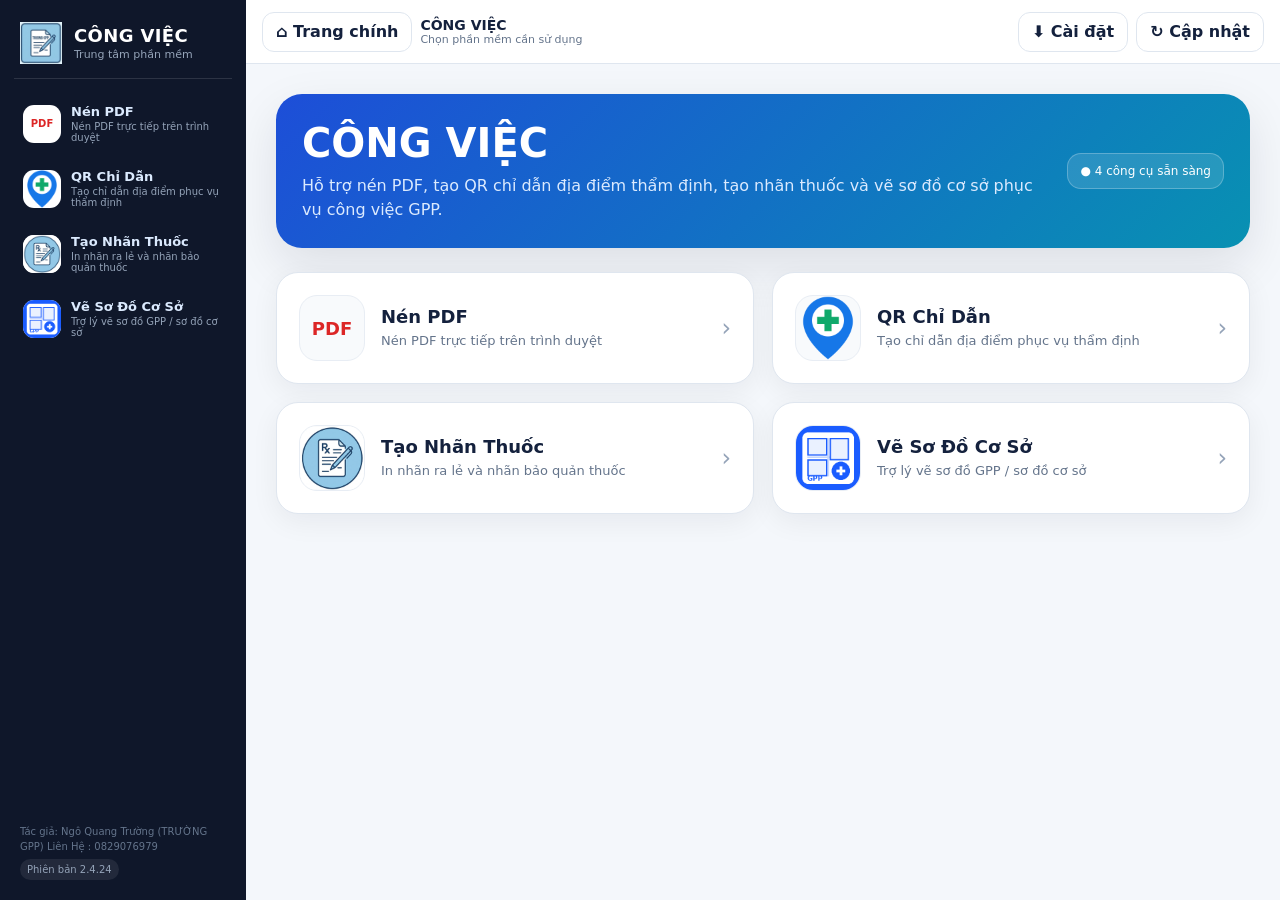
<file: index.html>
<!doctype html>
<html lang="vi">
<head>
<meta charset="utf-8">
<meta name="viewport" content="width=device-width,initial-scale=1,viewport-fit=cover">
<meta name="theme-color" content="#8ec9e6">
<meta name="description" content="CÔNG VIỆC - Trung tâm các phần mềm phục vụ công việc">
<title>CÔNG VIỆC</title>
<link rel="manifest" href="manifest.webmanifest">
<link rel="icon" href="assets/favicon.ico" sizes="any">
<link rel="icon" type="image/png" sizes="16x16" href="assets/app-icon-16.png">
<link rel="icon" type="image/png" sizes="32x32" href="assets/app-icon-32.png">
<link rel="icon" type="image/png" sizes="48x48" href="assets/app-icon-48.png">
<link rel="icon" type="image/png" sizes="192x192" href="assets/app-icon-192.png">
<link rel="apple-touch-icon" sizes="180x180" href="assets/apple-touch-icon.png">
<meta name="application-name" content="CÔNG VIỆC">
<meta name="apple-mobile-web-app-title" content="CÔNG VIỆC">
<meta name="mobile-web-app-capable" content="yes">
<meta name="apple-mobile-web-app-capable" content="yes">
<meta name="apple-mobile-web-app-status-bar-style" content="default">
<meta name="msapplication-TileImage" content="assets/app-icon-192.png">
<meta name="msapplication-TileColor" content="#8ec9e6">
<style id="cleanPrintPage">@page{margin:0}</style>
<style>
:root{--bg:#f4f7fb;--panel:#fff;--text:#14213d;--muted:#64748b;--line:#dfe6ef;--primary:#1d4ed8;--primary2:#0891b2;--shadow:0 18px 48px rgba(15,23,42,.10);--radius:22px;--sidebar:#0f172a}
*{box-sizing:border-box}html,body{height:100%;margin:0}body{font-family:Inter,system-ui,-apple-system,"Segoe UI",sans-serif;background:var(--bg);color:var(--text);overflow:hidden}button{font:inherit}.hidden{display:none!important}
.shell{height:100dvh;display:grid;grid-template-columns:246px 1fr;min-width:0}.sidebar{background:var(--sidebar);color:white;padding:18px 14px;display:flex;flex-direction:column;gap:16px;min-height:0}.brand{display:flex;align-items:center;gap:12px;padding:4px 6px 14px;border-bottom:1px solid rgba(255,255,255,.12)}.brand img{width:42px;height:42px}.brand strong{font-size:18px;letter-spacing:.02em}.brand small{display:block;color:#94a3b8;margin-top:2px;font-size:11px}.nav{display:grid;gap:8px;min-height:0;overflow:auto;padding-right:2px}.navbtn{border:0;width:100%;display:grid;grid-template-columns:38px 1fr;gap:10px;align-items:center;text-align:left;padding:9px;border-radius:14px;color:#dbeafe;background:transparent;cursor:pointer;transition:.18s}.navbtn:hover,.navbtn.active{background:rgba(59,130,246,.18);color:white}.navicon{height:38px;width:38px;border-radius:11px;background:white;display:grid;place-items:center;overflow:hidden}.navicon img{width:100%;height:100%;object-fit:contain}.iconText{font-weight:900;font-size:10px;color:#dc2626}.navtext b{display:block;font-size:13px}.navtext span{display:block;color:#94a3b8;font-size:10px;margin-top:2px}.footer{margin-top:auto;padding:10px 6px 2px;color:#64748b;font-size:10px;line-height:1.5}.version{display:inline-block;margin-top:5px;padding:3px 7px;border-radius:999px;background:rgba(255,255,255,.08);color:#94a3b8}
.main{min-width:0;min-height:0;display:grid;grid-template-rows:64px 1fr}.topbar{display:flex;align-items:center;gap:8px;padding:10px 16px;background:rgba(255,255,255,.94);border-bottom:1px solid var(--line);backdrop-filter:blur(10px);z-index:10}.homeBtn,.actionBtn,.primaryBtn{border:1px solid var(--line);background:white;color:var(--text);height:40px;border-radius:12px;padding:0 13px;font-weight:750;cursor:pointer;white-space:nowrap}.homeBtn:hover,.actionBtn:hover{border-color:#93c5fd;background:#eff6ff}.primaryBtn{border-color:#2563eb;background:#2563eb;color:white}.primaryBtn:hover{background:#1d4ed8}.current{min-width:0;flex:1}.current b{display:block;font-size:14px}.current span{display:block;color:var(--muted);font-size:11px;white-space:nowrap;overflow:hidden;text-overflow:ellipsis}.stage{min-width:0;min-height:0;position:relative}.dashboard{height:100%;overflow:auto;padding:30px}.hero{max-width:1100px;margin:0 auto 24px;padding:26px;border-radius:26px;background:linear-gradient(135deg,#1d4ed8,#0891b2);color:white;box-shadow:var(--shadow);display:grid;grid-template-columns:1fr auto;gap:20px;align-items:center}.hero h1{margin:0;font-size:clamp(25px,4vw,40px)}.hero p{margin:8px 0 0;color:#dbeafe;line-height:1.5}.heroStatus{border:1px solid rgba(255,255,255,.24);background:rgba(255,255,255,.12);padding:10px 12px;border-radius:14px;font-size:12px;white-space:nowrap}.cards{max-width:1100px;margin:auto;display:grid;grid-template-columns:repeat(2,minmax(0,1fr));gap:18px}.card{border:1px solid var(--line);background:white;border-radius:22px;padding:22px;display:grid;grid-template-columns:66px 1fr auto;gap:16px;align-items:center;cursor:pointer;box-shadow:0 8px 28px rgba(15,23,42,.06);transition:.18s}.card:hover,.card:focus-visible{transform:translateY(-3px);border-color:#93c5fd;box-shadow:0 14px 34px rgba(15,23,42,.10);outline:none}.cardIcon{width:66px;height:66px;border-radius:18px;background:#f8fafc;display:grid;place-items:center;overflow:hidden;border:1px solid #e8edf4}.cardIcon img{width:100%;height:100%;object-fit:contain}.cardIcon .iconText{font-size:18px}.card h2{margin:0 0 5px;font-size:18px}.card p{margin:0;color:var(--muted);font-size:13px;line-height:1.45}.go{font-size:24px;color:#94a3b8}.frameWrap{display:none;position:absolute;inset:0;background:white}.frameWrap.show{display:block}.frameWrap iframe{width:100%;height:100%;border:0;background:white}.mobileMenu{display:none}
.toast{position:fixed;z-index:80;right:18px;bottom:18px;max-width:min(420px,calc(100vw - 36px));background:#0f172a;color:white;border-radius:14px;padding:12px 14px;box-shadow:0 18px 50px rgba(15,23,42,.28);font-size:13px;line-height:1.45;opacity:0;transform:translateY(12px);pointer-events:none;transition:.2s}.toast.show{opacity:1;transform:none}.modalBack{position:fixed;inset:0;z-index:70;background:rgba(15,23,42,.45);display:grid;place-items:center;padding:18px}.modal{width:min(460px,100%);background:white;border-radius:20px;padding:22px;box-shadow:0 30px 80px rgba(15,23,42,.28)}.modal h3{margin:0 0 8px}.modal p{margin:0 0 16px;color:var(--muted);line-height:1.55}.modalActions{display:flex;justify-content:flex-end;gap:8px}
@media(max-width:980px){.topbar .installText,.topbar .updateText{display:none}.topbar .actionBtn,.topbar .primaryBtn{width:42px;padding:0}}
@media(max-width:820px){.shell{grid-template-columns:1fr}.sidebar{position:fixed;z-index:30;inset:0 auto 0 0;width:260px;transform:translateX(-105%);transition:.2s;box-shadow:20px 0 50px rgba(15,23,42,.25)}.sidebar.open{transform:none}.main{grid-column:1}.mobileMenu{display:inline-flex}.cards{grid-template-columns:1fr}.dashboard{padding:18px}.topbar{padding:8px}.card{grid-template-columns:56px 1fr auto;padding:16px}.cardIcon{width:56px;height:56px}.hero{padding:22px;grid-template-columns:1fr}.heroStatus{justify-self:start}.homeBtn .homeText{display:none}}
@media(max-width:480px){.main{grid-template-rows:58px 1fr}.topbar{gap:6px}.current span{display:none}.homeBtn,.actionBtn,.primaryBtn{height:38px}.card{gap:12px}.dashboard{padding:12px}.hero{border-radius:20px;margin-bottom:14px}.cards{gap:12px}.card{border-radius:18px}}
@media print{html,body,.shell,.main,.stage,.frameWrap{width:100%!important;height:100%!important;margin:0!important;padding:0!important;overflow:visible!important}.sidebar,.topbar,.dashboard,.toast,.modalBack{display:none!important}.shell,.main,.stage{display:block!important}.frameWrap.show{display:block!important;position:static!important;inset:auto!important}.frameWrap iframe{display:block!important;width:100%!important;height:100%!important;border:0!important}}
</style>
</head>
<body>
<div class="shell">
<aside class="sidebar" id="sidebar">
  <div class="brand"><img src="assets/app-icon-192.png" alt=""><div><strong>CÔNG VIỆC</strong><small>Trung tâm phần mềm</small></div></div>
  <div class="nav" id="nav"></div>
  <div class="footer">Tác giả: Ngô Quang Trường (TRƯỜNG GPP) Liên Hệ : 0829076979<br><span class="version">Phiên bản 2.4.24</span></div>
</aside>
<main class="main">
  <header class="topbar">
    <button class="homeBtn mobileMenu" id="menuBtn" aria-label="Mở menu">☰</button>
    <button class="homeBtn" id="homeBtn" title="Trang chính">⌂ <span class="homeText">Trang chính</span></button>
    <div class="current"><b id="currentTitle">CÔNG VIỆC</b><span id="currentDesc">Chọn phần mềm cần sử dụng</span></div>
    <button class="actionBtn" id="installBtn" title="Cài ứng dụng">⬇ <span class="installText">Cài đặt</span></button>
    <button class="actionBtn" id="updateBtn" title="Kiểm tra cập nhật">↻ <span class="updateText">Cập nhật</span></button>
    <button class="actionBtn" id="openNew" hidden title="Mở phần mềm ở cửa sổ riêng">↗ <span class="installText">Mở riêng</span></button>
  </header>
  <section class="stage">
    <div class="dashboard" id="dashboard">
      <div class="hero">
        <div><h1>CÔNG VIỆC</h1><p>Hỗ trợ nén PDF, tạo QR chỉ dẫn địa điểm thẩm định, tạo nhãn thuốc và vẽ sơ đồ cơ sở phục vụ công việc GPP.</p></div>
        <div class="heroStatus" id="heroStatus">● 4 công cụ sẵn sàng</div>
      </div>
      <div class="cards" id="cards"></div>
    </div>
    <div class="frameWrap" id="frameWrap"><iframe id="appFrame" title="Phần mềm công việc" loading="eager"></iframe></div>
  </section>
</main>
</div>
<div class="toast" id="toast" role="status" aria-live="polite"></div>
<div class="modalBack hidden" id="iosModal" role="dialog" aria-modal="true" aria-labelledby="iosTitle">
  <div class="modal">
    <h3 id="iosTitle">Cài CÔNG VIỆC trên iPhone/iPad</h3>
    <p>Mở bằng Safari → nhấn nút Chia sẻ → chọn <strong>Thêm vào Màn hình chính</strong>. Sau đó CÔNG VIỆC sẽ mở như một ứng dụng độc lập.</p>
    <div class="modalActions"><button class="primaryBtn" id="closeIos">Đã hiểu</button></div>
  </div>
</div>
<div class="modalBack hidden" id="cocCocModal" role="dialog" aria-modal="true" aria-labelledby="cocCocTitle">
  <div class="modal">
    <h3 id="cocCocTitle">Cài CÔNG VIỆC trên Cốc Cốc</h3>
    <p id="cocCocHelp">Cốc Cốc chưa mở hộp cài tự động. Hãy mở Menu Cốc Cốc và chọn chức năng cài ứng dụng hoặc tạo lối tắt cho trang này.</p>
    <div class="modalActions">
      <button class="actionBtn" id="closeCocCoc">Đóng</button>
      <button class="primaryBtn" id="cocCocDone">Tôi đã cài xong</button>
    </div>
  </div>
</div>
<script>
const FALLBACK_APPS=[
 {id:'nen-pdf',name:'Nén PDF',desc:'Nén PDF trực tiếp trên trình duyệt',url:'apps/nen-pdf/index.html',iconType:'text',icon:'PDF'},
 {id:'qr-tham-dinh',name:'QR Chỉ Dẫn',desc:'Tạo chỉ dẫn địa điểm phục vụ thẩm định',url:'apps/qr-tham-dinh/index.html',iconType:'image',icon:'apps/qr-tham-dinh/assets/app-icon-192.png'},
 {id:'nhan-thuoc',name:'Tạo Nhãn Thuốc',desc:'In nhãn ra lẻ và nhãn bảo quản thuốc',url:'apps/nhan-thuoc/index.html',iconType:'image',icon:'apps/nhan-thuoc/icon-192.png'},
 {id:'so-do-co-so',name:'Vẽ Sơ Đồ Cơ Sở',desc:'Trợ lý vẽ sơ đồ GPP / sơ đồ cơ sở',url:'apps/so-do-co-so/index.html',iconType:'image',icon:'apps/so-do-co-so/icons/icon-192.png'}
];
const CURRENT_VERSION='2.4.24';
let APPS=[];
let deferredInstallPrompt=null;
let swRegistration=null;
let toastTimer=null;
const cards=document.getElementById('cards'),nav=document.getElementById('nav'),frame=document.getElementById('appFrame'),frameWrap=document.getElementById('frameWrap'),dashboard=document.getElementById('dashboard'),currentTitle=document.getElementById('currentTitle'),currentDesc=document.getElementById('currentDesc'),openNew=document.getElementById('openNew'),sidebar=document.getElementById('sidebar'),installBtn=document.getElementById('installBtn'),updateBtn=document.getElementById('updateBtn'),toast=document.getElementById('toast'),heroStatus=document.getElementById('heroStatus');

function showToast(message,ms=2600){clearTimeout(toastTimer);toast.textContent=message;toast.classList.add('show');toastTimer=setTimeout(()=>toast.classList.remove('show'),ms)}
function isStandalone(){return window.matchMedia('(display-mode: standalone)').matches || window.navigator.standalone===true}
function isIOS(){return /iphone|ipad|ipod/i.test(navigator.userAgent)}
function isAndroid(){return /android/i.test(navigator.userAgent)}
function isCocCoc(){return /coc_coc_browser|coccoc/i.test(navigator.userAgent)}
function isEdge(){return /edg\//i.test(navigator.userAgent)}
function isChrome(){return !isEdge() && !isCocCoc() && /(chrome|crios)\//i.test(navigator.userAgent)}
function browserLabel(){if(isCocCoc())return 'Cốc Cốc';if(isEdge())return 'Microsoft Edge';if(isChrome())return 'Google Chrome';return 'trình duyệt này'}
function markInstalled(){try{localStorage.setItem('cong-viec-installed','1')}catch(_){}}
function clearInstalledMark(){try{localStorage.removeItem('cong-viec-installed')}catch(_){}}
function wasMarkedInstalled(){try{return localStorage.getItem('cong-viec-installed')==='1'}catch(_){return false}}
function hideInstallButton(){installBtn.hidden=true}
function hideUpdateButtonForSession(){try{sessionStorage.setItem('cong-viec-update-done',CURRENT_VERSION)}catch(_){} updateBtn.hidden=true}
function restoreUpdateButton(){updateBtn.hidden=false;updateBtn.disabled=false;updateBtn.innerHTML='↻ <span class="updateText">Cập nhật</span>'}
function syncActionButtons(){
  // v2.4: Chrome / Edge / Cốc Cốc đều có nút Cài đặt khi chưa cài.
  installBtn.hidden = isStandalone() || wasMarkedInstalled();
  if(sessionStorage.getItem('cong-viec-update-done')===CURRENT_VERSION) updateBtn.hidden=true;
  const justUpdated=sessionStorage.getItem('cong-viec-just-updated');
  if(justUpdated===CURRENT_VERSION){
    sessionStorage.removeItem('cong-viec-just-updated');
    hideUpdateButtonForSession();
    setTimeout(()=>showToast(`Cập nhật CÔNG VIỆC ${CURRENT_VERSION} hoàn tất.`),450);
  }
}
function iconHTML(a,kind='card'){
  const cls=kind==='card'?'cardIcon':'navicon';
  if(a.iconType==='text') return `<div class="${cls}"><span class="iconText">${escapeHtml(a.icon||'APP')}</span></div>`;
  return `<div class="${cls}"><img src="${escapeAttr(a.icon)}" alt=""></div>`;
}
function escapeHtml(v=''){return String(v).replace(/[&<>'"]/g,c=>({'&':'&amp;','<':'&lt;','>':'&gt;',"'":'&#39;','"':'&quot;'}[c]))}
function escapeAttr(v=''){return escapeHtml(v)}
function versionedUrl(url){
  try{
    const u=new URL(url,location.href);
    u.searchParams.set('cv',CURRENT_VERSION);
    return u.href;
  }catch(_){return url}
}
function renderApps(){
  cards.innerHTML='';nav.innerHTML='';
  APPS.forEach(a=>{
    cards.insertAdjacentHTML('beforeend',`<article class="card" data-app="${escapeAttr(a.id)}" tabindex="0">${iconHTML(a)}<div><h2>${escapeHtml(a.name)}</h2><p>${escapeHtml(a.desc)}</p></div><div class="go">›</div></article>`);
    nav.insertAdjacentHTML('beforeend',`<button class="navbtn" data-app="${escapeAttr(a.id)}">${iconHTML(a,'nav')}<span class="navtext"><b>${escapeHtml(a.name)}</b><span>${escapeHtml(a.desc)}</span></span></button>`);
  });
  heroStatus.textContent=`● ${APPS.length} công cụ sẵn sàng`;
}
async function loadApps(){
  try{
    const response=await fetch(`./apps.json?cv=${encodeURIComponent(CURRENT_VERSION)}`,{cache:'no-store'});
    if(!response.ok) throw new Error('apps.json');
    const data=await response.json();
    APPS=Array.isArray(data)&&data.length?data:FALLBACK_APPS;
  }catch(_){APPS=FALLBACK_APPS}
  renderApps();
  const initial=location.hash.slice(1);if(initial)openApp(initial,false);
}
function openApp(id,push=true){
  const a=APPS.find(x=>x.id===id);if(!a)return;
  const freshUrl=versionedUrl(a.url);frame.src=freshUrl;dashboard.style.display='none';frameWrap.classList.add('show');currentTitle.textContent=a.name;currentDesc.textContent=a.desc;openNew.hidden=false;openNew.onclick=()=>window.open(freshUrl,'_blank','noopener');document.querySelectorAll('.navbtn').forEach(b=>b.classList.toggle('active',b.dataset.app===id));sidebar.classList.remove('open');if(push)history.pushState({app:id},'',`#${id}`)
}
function goHome(push=true){
  frame.src='about:blank';frameWrap.classList.remove('show');dashboard.style.display='block';currentTitle.textContent='CÔNG VIỆC';currentDesc.textContent='Chọn phần mềm cần sử dụng';openNew.hidden=true;document.querySelectorAll('.navbtn').forEach(b=>b.classList.remove('active'));sidebar.classList.remove('open');if(push)history.pushState({},'',location.pathname)
}

document.addEventListener('click',e=>{const t=e.target.closest('[data-app]');if(t)openApp(t.dataset.app)});
document.addEventListener('keydown',e=>{const t=e.target.closest('.card[data-app]');if(t&&(e.key==='Enter'||e.key===' ')){e.preventDefault();openApp(t.dataset.app)}});
document.getElementById('homeBtn').onclick=()=>goHome();
document.getElementById('menuBtn').onclick=()=>sidebar.classList.toggle('open');
window.addEventListener('popstate',()=>{const id=location.hash.slice(1);id?openApp(id,false):goHome(false)});

// Ctrl+P khi đang mở công cụ sẽ in chính công cụ, không in khung CÔNG VIỆC.
window.addEventListener('keydown',event=>{
  if(!(event.ctrlKey||event.metaKey)||String(event.key).toLowerCase()!=='p'||!frameWrap.classList.contains('show')) return;
  try{
    event.preventDefault();
    frame.contentWindow.focus();
    frame.contentWindow.print();
  }catch(_){ }
});

window.addEventListener('beforeinstallprompt',event=>{
  // Chrome/Edge/Cốc Cốc (khi hỗ trợ) sẽ đi qua luồng cài PWA chuẩn này.
  event.preventDefault();
  deferredInstallPrompt=event;
  clearInstalledMark();
  if(!isStandalone()) installBtn.hidden=false;
});
window.addEventListener('appinstalled',()=>{
  deferredInstallPrompt=null;
  markInstalled();
  hideInstallButton();
  showToast('Đã cài CÔNG VIỆC thành công. Nút Cài đặt đã được ẩn.');
});

async function waitForInstallPrompt(timeout=1200){
  if(deferredInstallPrompt) return true;
  try{
    if('serviceWorker' in navigator && location.protocol.startsWith('http')) await navigator.serviceWorker.ready;
  }catch(_){}
  const started=Date.now();
  while(!deferredInstallPrompt && Date.now()-started<timeout){
    await new Promise(resolve=>setTimeout(resolve,120));
  }
  return !!deferredInstallPrompt;
}

function showBrowserInstallHelp(){
  const title=document.getElementById('cocCocTitle');
  const help=document.getElementById('cocCocHelp');
  const name=browserLabel();
  title.textContent=`Cài CÔNG VIỆC trên ${name}`;

  if(isCocCoc()){
    help.innerHTML=isAndroid()
      ? 'Cốc Cốc chưa phát hộp cài tự động. Mở <strong>Menu Cốc Cốc</strong> và chọn mục <strong>Cài ứng dụng</strong> hoặc <strong>Thêm vào màn hình chính</strong> (tên mục có thể khác đôi chút tùy phiên bản). Sau khi cài xong, quay lại đây và bấm <strong>Tôi đã cài xong</strong>.'
      : 'Cốc Cốc chưa phát hộp cài tự động. Mở <strong>Menu Cốc Cốc</strong> và tìm mục <strong>Cài ứng dụng</strong>. Nếu bản Cốc Cốc của bạn chỉ có tạo lối tắt, hãy dùng chức năng <strong>Tạo lối tắt</strong> để đưa CÔNG VIỆC ra Desktop. Sau khi hoàn tất, bấm <strong>Tôi đã cài xong</strong>.';
  }else if(isEdge()){
    help.innerHTML='Edge chưa phát hộp cài tự động. Mở <strong>Menu (…) → Ứng dụng (Apps)</strong> và chọn <strong>Cài đặt trang web này dưới dạng ứng dụng</strong>. Sau khi cài xong, quay lại đây và bấm <strong>Tôi đã cài xong</strong>.';
  }else if(isChrome()){
    help.innerHTML='Chrome chưa phát hộp cài tự động. Hãy dùng biểu tượng <strong>Cài đặt</strong> trên thanh địa chỉ nếu có, hoặc mở <strong>Menu (⋮)</strong> và chọn mục cài trang này thành ứng dụng. Sau khi cài xong, quay lại đây và bấm <strong>Tôi đã cài xong</strong>.';
  }else{
    help.innerHTML='Trình duyệt chưa phát hộp cài tự động. Hãy mở menu trình duyệt và tìm chức năng <strong>Cài ứng dụng</strong> hoặc <strong>Thêm vào màn hình chính</strong>.';
  }
  document.getElementById('cocCocModal').classList.remove('hidden');
}

installBtn.addEventListener('click',async()=>{
  if(isStandalone()){
    markInstalled();
    hideInstallButton();
    showToast('CÔNG VIỆC đã được cài trên thiết bị này.');
    return;
  }

  // Chờ ngắn để Chromium có thời gian phát beforeinstallprompt sau khi SW/manifest sẵn sàng.
  await waitForInstallPrompt();
  if(deferredInstallPrompt){
    const promptEvent=deferredInstallPrompt;
    deferredInstallPrompt=null;
    try{
      await promptEvent.prompt();
      const choice=await promptEvent.userChoice;
      if(choice.outcome==='accepted'){
        markInstalled();
        hideInstallButton();
        showToast('Đã cài CÔNG VIỆC. Nút Cài đặt đã được ẩn.');
      }else{
        // Người dùng hủy: vẫn giữ nút để cài lại khi muốn.
        installBtn.hidden=false;
      }
    }catch(_){
      installBtn.hidden=false;
      showBrowserInstallHelp();
    }
    return;
  }

  if(isIOS()){
    document.getElementById('iosModal').classList.remove('hidden');
    return;
  }

  // Luồng dự phòng cho Chrome / Edge / Cốc Cốc khi browser không phát prompt.
  showBrowserInstallHelp();
});

document.getElementById('closeIos').onclick=()=>document.getElementById('iosModal').classList.add('hidden');
document.getElementById('iosModal').addEventListener('click',e=>{if(e.target.id==='iosModal')e.currentTarget.classList.add('hidden')});
document.getElementById('closeCocCoc').onclick=()=>document.getElementById('cocCocModal').classList.add('hidden');
document.getElementById('cocCocDone').onclick=()=>{
  markInstalled();
  hideInstallButton();
  document.getElementById('cocCocModal').classList.add('hidden');
  showToast('Đã ghi nhận cài đặt. Nút Cài đặt đã được ẩn.');
};
document.getElementById('cocCocModal').addEventListener('click',e=>{if(e.target.id==='cocCocModal')e.currentTarget.classList.add('hidden')});

// Không phụ thuộc vào beforeinstallprompt để hiện nút: cả Chrome/Edge/Cốc Cốc đều thấy nút cài.
setTimeout(()=>{
  if(!isStandalone() && !wasMarkedInstalled()) installBtn.hidden=false;
},500);

async function registerSW(){
  if(!('serviceWorker' in navigator)||!location.protocol.startsWith('http')) return;
  try{
    // v2.3: Service Worker chỉ phục vụ cache-first. Không chủ động gọi update khi mở ứng dụng.
    swRegistration=await navigator.serviceWorker.register(`./sw.js?cv=${encodeURIComponent(CURRENT_VERSION)}`,{updateViaCache:'none'});
    if(swRegistration.waiting) swRegistration.waiting.postMessage({type:'SKIP_WAITING'});
  }catch(err){console.warn('Service Worker:',err)}
}
async function clearCongViecCaches(){
  if(!('caches' in window)) return;
  const prefixes=['cong-viec-','nhan-ra-le-','qr-tham-dinh-','gpp-so-do-'];
  const keys=await caches.keys();
  await Promise.all(keys.filter(k=>prefixes.some(p=>k.startsWith(p))).map(k=>caches.delete(k)));
}
async function refreshKnownServiceWorkers(){
  if(!('serviceWorker' in navigator)) return;
  const regs=await navigator.serviceWorker.getRegistrations();
  const base=new URL('./',location.href).href;
  for(const reg of regs){
    if(reg.scope.startsWith(base)){
      try{await reg.update()}catch(_){ }
      if(reg.waiting) reg.waiting.postMessage({type:'SKIP_WAITING'});
    }
  }
}
updateBtn.addEventListener('click',async()=>{
  if(!location.protocol.startsWith('http')){showToast('Kiểm tra cập nhật hoạt động khi ứng dụng chạy qua HTTPS.');return}
  updateBtn.disabled=true;updateBtn.textContent='…';
  try{
    // Chỉ nút này mới gọi mạng để hỏi phiên bản mới.
    const versionUrl=`./version.json?check=${Date.now()}`;
    const response=await fetch(versionUrl,{cache:'no-store'});
    if(!response.ok) throw new Error('version');
    const info=await response.json();
    const remote=String(info.version||'').trim();
    if(!remote || remote===CURRENT_VERSION){
      showToast('Bạn đang dùng phiên bản mới nhất. Nút Cập nhật sẽ tự ẩn.');
      hideUpdateButtonForSession();
      return;
    }
    showToast(`Có phiên bản ${remote}. Đang cập nhật…`,3200);
    try{sessionStorage.setItem('cong-viec-just-updated',remote)}catch(_){}
    updateBtn.hidden=true;
    await clearCongViecCaches();
    await refreshKnownServiceWorkers();
    // Ép lần tải kế tiếp lấy file mới từ máy chủ; sau đó lại chạy cache-first.
    location.replace(`${location.pathname}?cv=${encodeURIComponent(remote)}&refresh=${Date.now()}${location.hash}`);
  }catch(_){
    showToast('Chưa thể kiểm tra cập nhật. Hãy kiểm tra kết nối mạng.');
    restoreUpdateButton();
  }
});

syncActionButtons();
loadApps();registerSW();
</script>
</body>
</html>
</file>
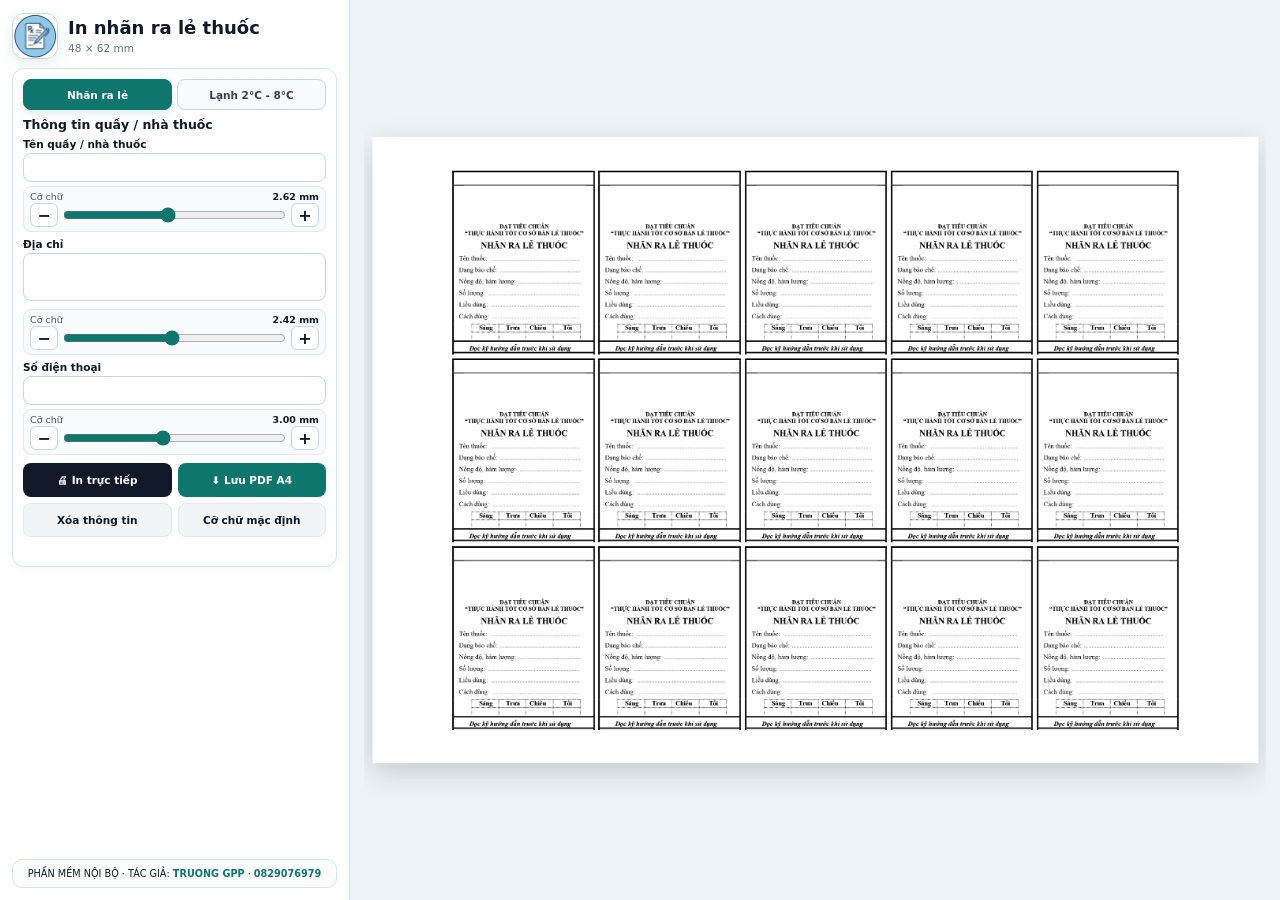
<file: apps/nhan-thuoc/index.html>
<!doctype html>
<html lang="vi" data-app-version="2.3.1">
<head>
<meta charset="utf-8">
<meta name="viewport" content="width=device-width,initial-scale=1,viewport-fit=cover">
<meta name="theme-color" content="#0f766e">
<meta name="mobile-web-app-capable" content="yes">
<meta name="apple-mobile-web-app-capable" content="yes">
<meta name="apple-mobile-web-app-status-bar-style" content="default">
<meta name="apple-mobile-web-app-title" content="Nhãn ra lẻ">
<title>In nhãn ra lẻ thuốc</title>
<link rel="icon" type="image/png" sizes="32x32" href="./icon-32.png">
<link rel="apple-touch-icon" sizes="180x180" href="./icon-180.png">
<link rel="manifest" href="./manifest.webmanifest">
<style id="dynamicPrintStyle">@page{size:A4 landscape;margin:0}</style>
<style>
:root{--ink:#111827;--muted:#64748b;--line:#dbe3ea;--accent:#0f766e;--accent2:#115e59;--bg:#eef3f7;--page-w:297mm;--page-h:210mm}
*{box-sizing:border-box} html,body{margin:0;width:100%;height:100%;overflow:hidden;font-family:Inter,system-ui,-apple-system,"Segoe UI",Arial,sans-serif;color:var(--ink);background:var(--bg)}
button,input,textarea{font:inherit}.app{width:100vw;height:100vh;display:grid;grid-template-columns:350px minmax(0,1fr);overflow:hidden}.panel{height:100vh;overflow:hidden;background:#fff;border-right:1px solid var(--line);padding:12px;display:flex;flex-direction:column;gap:8px}.brand{display:flex;align-items:center;gap:10px;min-height:48px}.brand img{width:46px;height:46px;border-radius:12px;border:1px solid #cbd5e1;box-shadow:0 4px 14px rgba(15,118,110,.12)}.brand h1{font-size:18px;line-height:1.12;margin:0}.brand p{font-size:10.5px;color:var(--muted);margin:3px 0 0}.card{border:1px solid var(--line);border-radius:12px;background:#fff;padding:10px;box-shadow:0 3px 10px rgba(15,23,42,.035)}.card h2{font-size:12.5px;margin:0 0 6px}.type-switch{display:grid;grid-template-columns:1fr 1fr;gap:5px;margin-bottom:7px}.type-btn{border:1px solid #cbd5e1;background:#f8fafc;color:#334155;border-radius:8px;min-height:31px;padding:5px 6px;font-size:10.5px;font-weight:800;cursor:pointer}.type-btn.active{background:var(--accent);border-color:var(--accent);color:#fff;box-shadow:0 3px 10px rgba(15,118,110,.15)}.field{margin-top:6px}.field:first-of-type{margin-top:0}label{display:block;font-size:10.5px;font-weight:800;margin-bottom:3px}input[type=text],input[type=tel],textarea{width:100%;border:1px solid #cbd5e1;border-radius:8px;background:#fff;color:#111827;outline:none;padding:6px 8px;font-size:12.5px}textarea{height:48px;resize:none;line-height:1.2}input:focus,textarea:focus{border-color:var(--accent);box-shadow:0 0 0 3px rgba(15,118,110,.10)}.font-control{margin-top:4px;border:1px solid #e5e7eb;background:#f8fafc;border-radius:8px;padding:4px 6px}.font-head{display:flex;justify-content:space-between;align-items:center;font-size:9.5px;color:#475569;margin-bottom:1px}.font-head b{font-size:9.5px;color:#0f172a}.font-row{display:grid;grid-template-columns:28px 1fr 28px;gap:5px;align-items:center}.font-row input{width:100%;height:22px;margin:0;accent-color:var(--accent)}.mini{height:24px;padding:0;border-radius:6px;background:#fff;border:1px solid #cbd5e1;color:#111827;font-weight:800;cursor:pointer}.actions{display:grid;grid-template-columns:1fr 1fr;gap:6px;margin-top:8px}.btn{border:0;border-radius:8px;min-height:34px;padding:7px 8px;font-size:10.5px;font-weight:800;cursor:pointer;transition:.12s}.btn:hover{transform:translateY(-1px)}.btn:disabled{opacity:.5;cursor:not-allowed;transform:none}.btn[hidden]{display:none!important}.dark{background:#111827;color:#fff}.green{background:var(--accent);color:#fff}.soft{background:#e8f7f5;color:#0f766e;border:1px solid #b8e5de}.ghost{background:#f3f4f6;color:#111827;border:1px solid #e5e7eb}.status{min-height:14px;margin-top:5px;font-size:9.5px;line-height:1.25;color:var(--accent2)}.footer{margin-top:auto;padding:7px 8px;text-align:center;font-size:9.7px;line-height:1.35;border:1px solid var(--line);border-radius:10px;background:#fbfdfd}.footer a{color:#0f766e;text-decoration:none;font-weight:800}.workspace{height:100vh;min-width:0;overflow:hidden;padding:12px 14px;display:flex;flex-direction:column}.preview-shell{position:relative;flex:1 1 auto;min-width:0;min-height:0;overflow:hidden;display:flex;align-items:center;justify-content:center}.preview-stage{position:relative;width:var(--page-w);height:var(--page-h);flex:0 0 auto;transform:translate(var(--pan-x,0px),var(--pan-y,0px)) scale(var(--scale,1));transform-origin:center center;will-change:transform}.preview-shell.pan-ready{cursor:grab}.preview-shell.panning{cursor:grabbing}.preview-shell.panning *{cursor:grabbing!important;user-select:none!important}.a4{position:absolute;inset:0;width:var(--page-w);height:var(--page-h);background:#fff;display:grid;place-items:center;box-shadow:0 12px 34px rgba(15,23,42,.18)}.label-grid{display:grid;gap:1mm}.drug-label{position:relative;overflow:hidden;background:#fff;color:#000;font-family:"Times New Roman",Times,serif;--name-fs:2.62mm;--address-fs:2.42mm;--phone-fs:3mm}.template{position:absolute;inset:0;width:100%;height:100%;object-fit:fill;display:block;z-index:0;pointer-events:none}.head-name,.head-address,.head-phone{position:absolute;left:1.2mm;right:1.2mm;text-align:center;overflow:hidden;z-index:1}.head-name{display:flex;align-items:center;justify-content:center;font-weight:700;font-size:var(--name-fs);line-height:1.03;text-transform:uppercase;white-space:nowrap}.head-address{display:flex;align-items:flex-start;justify-content:center;font-weight:700;font-size:var(--address-fs);line-height:1.11;text-transform:uppercase;padding:0 .3mm;white-space:normal;overflow-wrap:anywhere}.head-phone{display:flex;align-items:center;justify-content:center;color:#ef1111;font-size:var(--phone-fs);line-height:1;white-space:nowrap}.drug-label.cold-label .head-address{align-items:flex-end}.preview-shell{overscroll-behavior:contain;touch-action:none}
@media(max-height:760px) and (min-width:901px){.panel{padding:8px 10px;gap:5px}.brand{min-height:40px}.brand img{width:38px;height:38px}.brand h1{font-size:16px}.brand p{font-size:9.5px}.card{padding:7px 8px}.type-switch{margin-bottom:5px}.type-btn{min-height:27px;font-size:9.7px}.field{margin-top:4px}input[type=text],input[type=tel]{padding:5px 7px}textarea{height:40px}.font-control{margin-top:3px;padding:3px 5px}.actions{margin-top:5px;gap:4px}.btn{min-height:29px;padding:5px 6px;font-size:9.8px}.footer{padding:5px 7px;font-size:9px}.workspace{padding:8px 10px}}
@media(max-width:900px){html,body{height:auto;overflow:auto}.app{display:block;height:auto;overflow:visible}.panel{height:auto;overflow:visible;border-right:0;border-bottom:1px solid var(--line)}.workspace{height:70vh;min-height:520px}.footer{margin-top:8px}}
@media print{html,body{width:var(--page-w)!important;height:var(--page-h)!important;background:#fff!important;overflow:visible!important}.panel{display:none!important}.app,.workspace,.preview-shell,.preview-stage{display:block!important;width:var(--page-w)!important;height:var(--page-h)!important;padding:0!important;margin:0!important;overflow:visible!important;transform:none!important}.a4{box-shadow:none!important}.template{-webkit-print-color-adjust:exact!important;print-color-adjust:exact!important}}
</style>
</head>
<body>
<div class="app">
  <aside class="panel">
    <div class="brand">
      <img src="[data-uri]" alt="Icon">
      <div><h1>In nhãn ra lẻ thuốc</h1><p id="brandSub">48 × 62 mm</p></div>
    </div>

    <section class="card">
      <div class="type-switch" aria-label="Loại nhãn">
        <button class="type-btn active" type="button" data-type="regular">Nhãn ra lẻ</button>
        <button class="type-btn" type="button" data-type="cold">Lạnh 2°C - 8°C</button>
      </div>
      <h2>Thông tin quầy / nhà thuốc</h2>
      <div class="field">
        <label for="storeName">Tên quầy / nhà thuốc</label>
        <input id="storeName" type="text" autocomplete="organization">
        <div class="font-control"><div class="font-head"><span>Cỡ chữ</span><b id="nameSizeValue">2.62 mm</b></div><div class="font-row"><button class="mini" type="button" data-target="nameSize" data-step="-0.10">−</button><input id="nameSize" type="range" min="1.40" max="4.00" step="0.01" value="2.62"><button class="mini" type="button" data-target="nameSize" data-step="0.10">+</button></div></div>
      </div>
      <div class="field">
        <label for="address">Địa chỉ</label>
        <textarea id="address" autocomplete="street-address"></textarea>
        <div class="font-control"><div class="font-head"><span>Cỡ chữ</span><b id="addressSizeValue">2.42 mm</b></div><div class="font-row"><button class="mini" type="button" data-target="addressSize" data-step="-0.10">−</button><input id="addressSize" type="range" min="1.40" max="3.50" step="0.01" value="2.42"><button class="mini" type="button" data-target="addressSize" data-step="0.10">+</button></div></div>
      </div>
      <div class="field">
        <label for="phone">Số điện thoại</label>
        <input id="phone" type="tel" inputmode="tel" autocomplete="tel">
        <div class="font-control"><div class="font-head"><span>Cỡ chữ</span><b id="phoneSizeValue">3.00 mm</b></div><div class="font-row"><button class="mini" type="button" data-target="phoneSize" data-step="-0.10">−</button><input id="phoneSize" type="range" min="1.80" max="4.50" step="0.01" value="3.00"><button class="mini" type="button" data-target="phoneSize" data-step="0.10">+</button></div></div>
      </div>
      <div class="actions">
        <button class="btn dark" id="printBtn">🖨 In trực tiếp</button>
        <button class="btn green" id="pdfBtn">⬇ Lưu PDF A4</button>
        <button class="btn soft" id="installBtn" hidden>📲 Cài đặt / Lối tắt</button>
        <button class="btn ghost" id="updateBtn" hidden>↻ Cập nhật</button>
        <button class="btn ghost" id="clearBtn">Xóa thông tin</button>
        <button class="btn ghost" id="resetFontBtn">Cỡ chữ mặc định</button>
      </div>
      <div id="status" class="status"></div>
    </section>

    <div class="footer">PHẦN MỀM NỘI BỘ · TÁC GIẢ: <a href="https://zalo.me/truongphotoart" target="_blank" rel="noopener">TRUONG GPP</a> · <a href="tel:0829076979">0829076979</a></div>
  </aside>

  <main class="workspace">
    <div class="preview-shell" id="previewShell"><div class="preview-stage" id="previewStage"><div class="a4" id="sheet"><div class="label-grid" id="labelGrid"></div></div></div></div>
  </main>
</div>
<script>
'use strict';
const TEMPLATE_REGULAR="[data-uri]";
const TEMPLATE_COLD="[data-uri]";
const TYPES={
  regular:{key:'regular',label:'Nhãn ra lẻ',w:48,h:62,cols:5,rows:3,pageW:297,pageH:210,orientation:'landscape',template:TEMPLATE_REGULAR,nameTop:0.78,nameH:4.05,addressTop:5.32,addressH:8.55,phoneTop:14.38,phoneH:3.3,nameBase:3.80,addressBase3:7.54,addressBase2:8.70,addressBase1:10.26,phoneBase:17.09},
  cold:{key:'cold',label:'Lạnh 2°C - 8°C',w:50,h:73,cols:4,rows:3,pageW:210,pageH:297,orientation:'portrait',template:TEMPLATE_COLD,nameTop:1.30,nameH:3.65,addressTop:5.55,addressH:8.65,phoneTop:14.85,phoneH:3.45,nameBase:3.65,addressBase3:7.55,addressBase2:10.36,addressBase1:13.05,addressBottomBase:13.05,phoneBase:17.35}
};
const $=s=>document.querySelector(s);
const els={name:$('#storeName'),address:$('#address'),phone:$('#phone'),nameSize:$('#nameSize'),addressSize:$('#addressSize'),phoneSize:$('#phoneSize'),grid:$('#labelGrid'),status:$('#status'),install:$('#installBtn'),update:$('#updateBtn'),stage:$('#previewStage'),shell:$('#previewShell'),brandSub:$('#brandSub'),sheet:$('#sheet')};
let currentType=localStorage.getItem('nhan-label-type')||'regular'; if(!TYPES[currentType]) currentType='regular';
let deferredPrompt=null,swRegistration=null,refreshing=false;
const imgRegular=new Image(),imgCold=new Image();imgRegular.src=TEMPLATE_REGULAR;imgCold.src=TEMPLATE_COLD;
function cfg(){return TYPES[currentType]}
function currentImg(){return currentType==='cold'?imgCold:imgRegular}
function setStatus(msg){els.status.textContent=msg||''}
function esc(s){return String(s).replace(/[&<>"']/g,c=>({'&':'&amp;','<':'&lt;','>':'&gt;','"':'&quot;',"'":'&#39;'}[c]))}
function clean(s){return String(s||'').replace(/\s+/g,' ').trim()}
function data(){return{name:clean(els.name.value).toUpperCase(),address:clean(els.address.value).toUpperCase(),phone:clean(els.phone.value),sizes:{name:+els.nameSize.value,address:+els.addressSize.value,phone:+els.phoneSize.value}}}
function labelHTML(d){const c=cfg(),n=esc(d.name),a=d.address?esc('ĐỊA CHỈ: '+d.address):'',p=d.phone?esc('SĐT : '+d.phone):'';return `<div class="drug-label ${c.key==='cold'?'cold-label':''}" style="width:${c.w}mm;height:${c.h}mm;--name-fs:${d.sizes.name}mm;--address-fs:${d.sizes.address}mm;--phone-fs:${d.sizes.phone}mm"><img class="template" src="${c.template}" alt=""><div class="head-name" style="top:${c.nameTop}mm;height:${c.nameH}mm">${n}</div><div class="head-address" style="top:${c.addressTop}mm;height:${c.addressH}mm">${a}</div><div class="head-phone" style="top:${c.phoneTop}mm;height:${c.phoneH}mm">${p}</div></div>`}
function updateSizeText(){$('#nameSizeValue').textContent=(+els.nameSize.value).toFixed(2)+' mm';$('#addressSizeValue').textContent=(+els.addressSize.value).toFixed(2)+' mm';$('#phoneSizeValue').textContent=(+els.phoneSize.value).toFixed(2)+' mm'}
function applyTypeLayout(){const c=cfg();document.documentElement.style.setProperty('--page-w',c.pageW+'mm');document.documentElement.style.setProperty('--page-h',c.pageH+'mm');$('#dynamicPrintStyle').textContent=`@page{size:A4 ${c.orientation};margin:0}`;els.grid.style.gridTemplateColumns=`repeat(${c.cols},${c.w}mm)`;els.grid.style.gridTemplateRows=`repeat(${c.rows},${c.h}mm)`;els.brandSub.textContent=`${c.w} × ${c.h} mm`;document.querySelectorAll('.type-btn').forEach(b=>b.classList.toggle('active',b.dataset.type===currentType));localStorage.setItem('nhan-label-type',currentType)}
function render(){applyTypeLayout();updateSizeText();const d=data(),c=cfg();els.grid.innerHTML=Array.from({length:c.cols*c.rows},()=>labelHTML(d)).join('');requestAnimationFrame(fitPreview)}
function setType(type){if(!TYPES[type]||type===currentType)return;currentType=type;previewZoom=1;resetPan();els.stage.style.transformOrigin='center center';render();setStatus('');}
document.querySelectorAll('.type-btn').forEach(b=>b.addEventListener('click',()=>setType(b.dataset.type)));
[els.name,els.address,els.phone,els.nameSize,els.addressSize,els.phoneSize].forEach(x=>x.addEventListener('input',render));
document.querySelectorAll('.mini').forEach(b=>b.addEventListener('click',()=>{const x=$('#'+b.dataset.target),v=Math.min(+x.max,Math.max(+x.min,+x.value+(+b.dataset.step)));x.value=v.toFixed(2);x.dispatchEvent(new Event('input',{bubbles:true}))}));
$('#clearBtn').addEventListener('click',()=>{els.name.value='';els.address.value='';els.phone.value='';render();setStatus('Đã xóa thông tin.');els.name.focus()});
$('#resetFontBtn').addEventListener('click',()=>{els.nameSize.value='2.62';els.addressSize.value='2.42';els.phoneSize.value='3.00';render();setStatus('Đã khôi phục cỡ chữ.')});
let previewZoom=1,panX=0,panY=0,spacePressed=false,isPanning=false,panStartX=0,panStartY=0,panBaseX=0,panBaseY=0;
function applyPan(){els.stage.style.setProperty('--pan-x',panX+'px');els.stage.style.setProperty('--pan-y',panY+'px')}
function resetPan(){panX=0;panY=0;applyPan()}
function fitPreview(){if(!els.stage||!els.shell)return;els.stage.style.setProperty('--scale','1');const sw=els.stage.offsetWidth||1,sh=els.stage.offsetHeight||1,aw=Math.max(1,els.shell.clientWidth-16),ah=Math.max(1,els.shell.clientHeight-16),base=Math.min(1,aw/sw,ah/sh),scale=Math.max(.18,Math.min(2.20,base*previewZoom));els.stage.style.setProperty('--scale',String(scale));applyPan()}
function typingTarget(t){return t&&((t.tagName==='INPUT')||(t.tagName==='TEXTAREA')||(t.tagName==='SELECT')||t.isContentEditable)}
window.addEventListener('keydown',e=>{if(e.code!=='Space'||e.repeat||typingTarget(e.target))return;spacePressed=true;els.shell.classList.add('pan-ready');e.preventDefault()});
window.addEventListener('keyup',e=>{if(e.code!=='Space')return;spacePressed=false;els.shell.classList.remove('pan-ready');if(!isPanning)els.shell.classList.remove('panning');e.preventDefault()});
window.addEventListener('blur',()=>{spacePressed=false;isPanning=false;els.shell.classList.remove('pan-ready','panning')});
els.shell.addEventListener('pointerdown',e=>{if(!spacePressed||e.button!==0)return;isPanning=true;panStartX=e.clientX;panStartY=e.clientY;panBaseX=panX;panBaseY=panY;els.shell.classList.add('panning');els.shell.setPointerCapture?.(e.pointerId);e.preventDefault()});
els.shell.addEventListener('pointermove',e=>{if(!isPanning)return;panX=panBaseX+(e.clientX-panStartX);panY=panBaseY+(e.clientY-panStartY);applyPan();e.preventDefault()});
function endPan(e){if(!isPanning)return;isPanning=false;els.shell.classList.remove('panning');if(spacePressed)els.shell.classList.add('pan-ready');try{els.shell.releasePointerCapture?.(e.pointerId)}catch(_){ }e.preventDefault()}
els.shell.addEventListener('pointerup',endPan);
els.shell.addEventListener('pointercancel',endPan);
els.shell.addEventListener('wheel',e=>{e.preventDefault();const r=els.stage.getBoundingClientRect();if(r.width>0&&r.height>0){const ox=Math.max(0,Math.min(100,((e.clientX-r.left)/r.width)*100)),oy=Math.max(0,Math.min(100,((e.clientY-r.top)/r.height)*100));els.stage.style.transformOrigin=`${ox}% ${oy}%`}previewZoom*=e.deltaY<0?1.12:0.89;previewZoom=Math.max(.55,Math.min(3.60,previewZoom));fitPreview()},{passive:false});
els.shell.addEventListener('dblclick',()=>{previewZoom=1;resetPan();els.stage.style.transformOrigin='center center';fitPreview()});
window.addEventListener('resize',fitPreview);
function waitImage(){const im=currentImg();return im.complete&&im.naturalWidth?Promise.resolve():new Promise((ok,fail)=>{im.onload=ok;im.onerror=fail})}
$('#printBtn').addEventListener('click',async()=>{try{setStatus('Đang mở cửa sổ in…');await waitImage();render();await new Promise(r=>requestAnimationFrame(()=>requestAnimationFrame(r)));window.print();setTimeout(()=>setStatus(''),800)}catch(e){console.error(e);setStatus('Không thể mở bản in.')}});
function fitOneLine(ctx,text,maxWidth,start,min,weight='700'){let s=start;for(;s>min;s-=.5){ctx.font=`${weight} ${s}px "Times New Roman",serif`;if(ctx.measureText(text).width<=maxWidth)break}return Math.max(min,s)}
function wrapFit(ctx,text,maxWidth,maxLines,start,min,weight='700'){for(let s=start;s>=min;s-=.5){ctx.font=`${weight} ${s}px "Times New Roman",serif`;const words=text.split(/\s+/),lines=[];let line='';for(const w of words){const t=line?line+' '+w:w;if(!line||ctx.measureText(t).width<=maxWidth)line=t;else{lines.push(line);line=w}}if(line)lines.push(line);if(lines.length<=maxLines)return{size:s,lines}}return{size:min,lines:[text]}}
function drawLabel(ctx,x,y,w,h,d,c,im){ctx.drawImage(im,x,y,w,h);const pxPerMm=w/c.w;ctx.textAlign='center';ctx.textBaseline='alphabetic';ctx.fillStyle='#000';if(d.name){const fs=fitOneLine(ctx,d.name,w-4*pxPerMm,d.sizes.name*pxPerMm,1.4*pxPerMm);ctx.font=`700 ${fs}px "Times New Roman",serif`;ctx.fillText(d.name,x+w/2,y+c.nameBase*pxPerMm)}if(d.address){const t='ĐỊA CHỈ: '+d.address,fit=wrapFit(ctx,t,w-4.6*pxPerMm,3,d.sizes.address*pxPerMm,1.4*pxPerMm);ctx.font=`700 ${fit.size}px "Times New Roman",serif`;const lh=fit.size*1.11;let baseMm;if(c.key==='cold'&&c.addressBottomBase){const lineStepMm=lh/pxPerMm;baseMm=c.addressBottomBase-(Math.min(3,fit.lines.length)-1)*lineStepMm}else{baseMm=fit.lines.length>=3?c.addressBase3:(fit.lines.length===2?c.addressBase2:c.addressBase1)}fit.lines.slice(0,3).forEach((ln,i)=>ctx.fillText(ln,x+w/2,y+baseMm*pxPerMm+i*lh))}if(d.phone){const t='SĐT : '+d.phone;ctx.fillStyle='#ef1111';const fs=fitOneLine(ctx,t,w-4*pxPerMm,d.sizes.phone*pxPerMm,1.8*pxPerMm,'400');ctx.font=`400 ${fs}px "Times New Roman",serif`;ctx.fillText(t,x+w/2,y+c.phoneBase*pxPerMm)}}
async function makeCanvas(){await waitImage();const c=cfg(),im=currentImg(),dpi=300,mm=dpi/25.4,W=Math.round(c.pageW*mm),H=Math.round(c.pageH*mm),lw=c.w*mm,lh=c.h*mm,gap=1*mm,can=document.createElement('canvas');can.width=W;can.height=H;const ctx=can.getContext('2d',{alpha:false});ctx.fillStyle='#fff';ctx.fillRect(0,0,W,H);ctx.imageSmoothingEnabled=true;ctx.imageSmoothingQuality='high';const gw=c.cols*lw+(c.cols-1)*gap,gh=c.rows*lh+(c.rows-1)*gap,ox=(W-gw)/2,oy=(H-gh)/2,d=data();for(let r=0;r<c.rows;r++)for(let col=0;col<c.cols;col++)drawLabel(ctx,ox+col*(lw+gap),oy+r*(lh+gap),lw,lh,d,c,im);return can}
function txt(s){return new TextEncoder().encode(s)}
function buildPdf(jpeg,pw,ph){const c=cfg(),pageW=c.orientation==='landscape'?841.8898:595.2756,pageH=c.orientation==='landscape'?595.2756:841.8898,parts=[],off=[0];let len=0;const push=b=>{parts.push(b);len+=b.length};push(txt('%PDF-1.4\n'));function obj(n,chunks){off[n]=len;push(txt(`${n} 0 obj\n`));chunks.forEach(push);push(txt('\nendobj\n'))}obj(1,[txt('<< /Type /Catalog /Pages 2 0 R >>')]);obj(2,[txt('<< /Type /Pages /Kids [3 0 R] /Count 1 >>')]);obj(3,[txt(`<< /Type /Page /Parent 2 0 R /MediaBox [0 0 ${pageW} ${pageH}] /Resources << /XObject << /Im0 4 0 R >> >> /Contents 5 0 R >>`)]);obj(4,[txt(`<< /Type /XObject /Subtype /Image /Width ${pw} /Height ${ph} /ColorSpace /DeviceRGB /BitsPerComponent 8 /Filter /DCTDecode /Length ${jpeg.length} >>\nstream\n`),jpeg,txt('\nendstream')]);const stream=txt(`q\n${pageW} 0 0 ${pageH} 0 0 cm\n/Im0 Do\nQ\n`);obj(5,[txt(`<< /Length ${stream.length} >>\nstream\n`),stream,txt('endstream')]);const xref=len;push(txt('xref\n0 6\n0000000000 65535 f \n'));for(let i=1;i<=5;i++)push(txt(String(off[i]).padStart(10,'0')+' 00000 n \n'));push(txt(`trailer\n<< /Size 6 /Root 1 0 R >>\nstartxref\n${xref}\n%%EOF`));return new Blob(parts,{type:'application/pdf'})}
function jpegBytes(c){return new Promise((ok,fail)=>c.toBlob(async b=>b?ok(new Uint8Array(await b.arrayBuffer())):fail(new Error('jpeg')),'image/jpeg',.98))}
$('#pdfBtn').addEventListener('click',async()=>{const b=$('#pdfBtn');try{b.disabled=true;setStatus('Đang tạo PDF…');const can=await makeCanvas(),jpg=await jpegBytes(can),pdf=buildPdf(jpg,can.width,can.height),u=URL.createObjectURL(pdf),a=document.createElement('a');a.href=u;a.download=currentType==='cold'?'nhan-lanh-2C-8C_A4_12-nhan.pdf':'nhan-ra-le-thuoc_A4_15-nhan.pdf';document.body.appendChild(a);a.click();a.remove();setTimeout(()=>URL.revokeObjectURL(u),2000);setStatus('Đã tạo PDF.')}catch(e){console.error(e);setStatus('Không tạo được PDF.')}finally{b.disabled=false}});

const APP_VERSION='2.3.2';
function standalone(){return window.matchMedia('(display-mode: standalone)').matches || navigator.standalone===true}
function hideInstall(){els.install.hidden=true} function showInstall(){if(!standalone()&&!localStorage.getItem('nhan-install-action-done'))els.install.hidden=false}
function hideUpdate(){els.update.hidden=true} function showUpdate(){els.update.hidden=false}
window.addEventListener('beforeinstallprompt',e=>{e.preventDefault();deferredPrompt=e;showInstall()});
window.addEventListener('appinstalled',()=>{deferredPrompt=null;localStorage.setItem('nhan-install-action-done','1');hideInstall();setStatus('Đã cài đặt phần mềm.');setTimeout(()=>setStatus(''),1200)});
els.install.addEventListener('click',async()=>{localStorage.setItem('nhan-install-action-done','1');hideInstall();if(standalone()||!deferredPrompt)return;try{deferredPrompt.prompt();await deferredPrompt.userChoice}catch(e){console.error(e)}finally{deferredPrompt=null}});
function watchInstalling(reg){const worker=reg.installing;if(!worker)return;worker.addEventListener('statechange',()=>{if(worker.state==='installed'&&navigator.serviceWorker.controller)showUpdate()})}
async function registerServiceWorker(){hideUpdate();if(!('serviceWorker'in navigator)||!location.protocol.startsWith('http'))return;try{swRegistration=await navigator.serviceWorker.register('./sw.js',{scope:'./',updateViaCache:'all'});if(swRegistration.waiting&&navigator.serviceWorker.controller)showUpdate();swRegistration.addEventListener('updatefound',()=>watchInstalling(swRegistration));if(swRegistration.waiting&&navigator.serviceWorker.controller)showUpdate()}catch(e){console.error('Service worker:',e);hideUpdate()}}
navigator.serviceWorker?.addEventListener('controllerchange',()=>{if(refreshing)return;refreshing=true;hideUpdate();location.reload()});
els.update.addEventListener('click',async()=>{if(!swRegistration)return;let waiting=swRegistration.waiting;if(!waiting){try{await swRegistration.update()}catch(e){console.error(e)}waiting=swRegistration.waiting}if(waiting){hideUpdate();setStatus('Đang cập nhật…');waiting.postMessage({type:'SKIP_WAITING'})}else hideUpdate()});
hideInstall();hideUpdate();registerServiceWorker();render();fitPreview();
</script>
</body>
</html>
</file>
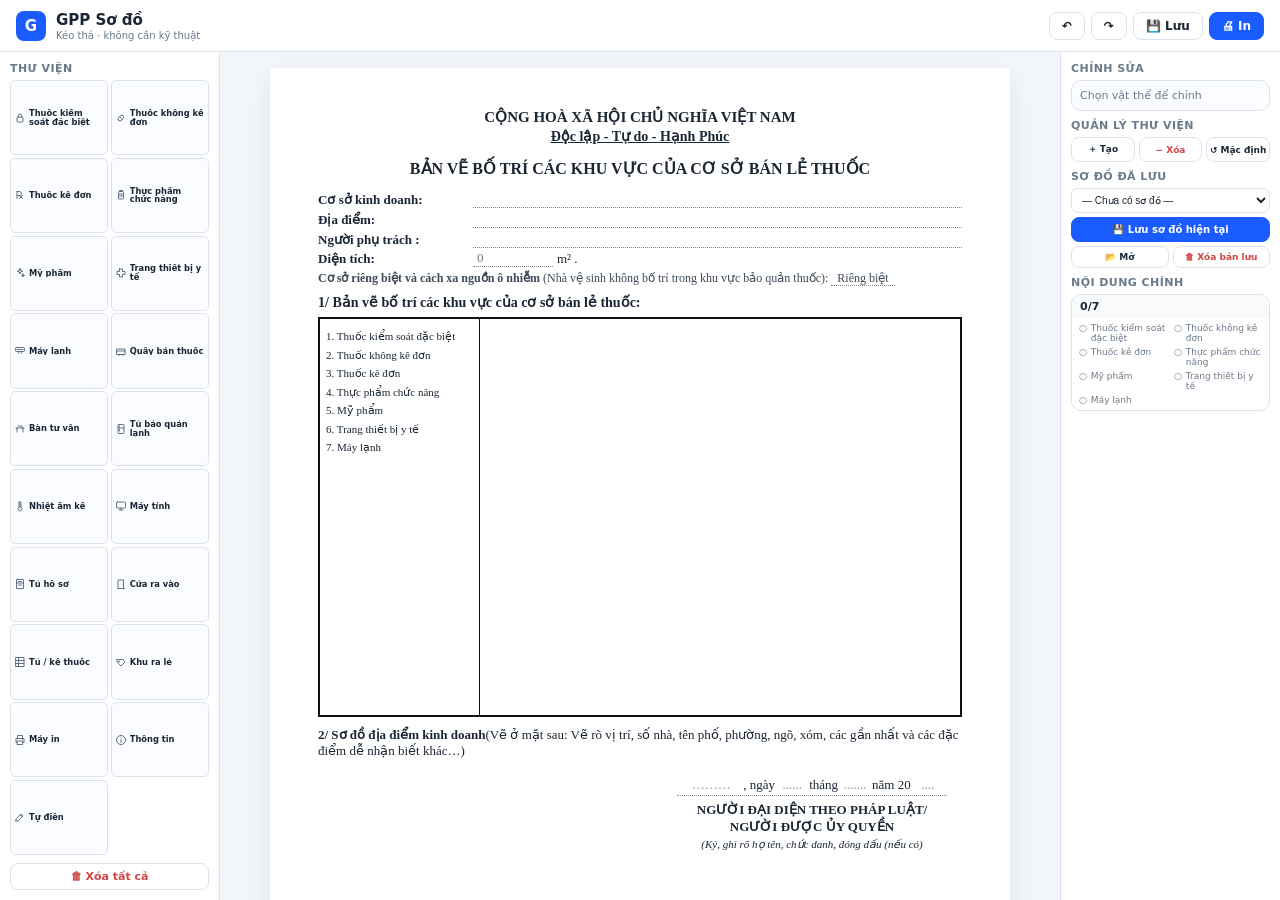
<file: apps/so-do-co-so/index.html>
<!doctype html>
<html lang="vi">
<head>
  <meta charset="utf-8" />
  <meta name="viewport" content="width=device-width,initial-scale=1,viewport-fit=cover" />
  <meta name="theme-color" content="#1a5cff" />
  <meta name="mobile-web-app-capable" content="yes" />
  <meta name="apple-mobile-web-app-capable" content="yes" />
  <meta name="apple-mobile-web-app-status-bar-style" content="default" />
  <meta name="apple-mobile-web-app-title" content="GPP Sơ đồ" />
  <meta name="application-name" content="GPP Sơ đồ" />
  <meta name="description" content="Trợ lý vẽ sơ đồ bố trí cơ sở bán lẻ thuốc GPP." />
  <link rel="manifest" href="./manifest.webmanifest" />
  <link rel="icon" type="image/svg+xml" href="./icons/gpp-icon.svg" />
  <link rel="icon" type="image/png" sizes="32x32" href="./icons/favicon-32.png" />
  <link rel="apple-touch-icon" sizes="180x180" href="./icons/apple-touch-icon.png" />
  <title>Trợ lý vẽ sơ đồ GPP</title>
  <style>@page{size:A4 portrait;margin:0}</style>
  <style>
    :root {
      --bg: #f2f5f9;
      --panel: #fff;
      --ink: #1a2634;
      --muted: #6b7a8a;
      --line: #dde3ed;
      --accent: #1a5cff;
      --danger: #d14545;
      --ok: #1d8b5e;
      --shadow: 0 8px 24px rgba(0, 20, 40, .08);
      --radius: 10px;
    }
    * { box-sizing: border-box; margin: 0; padding: 0; }
    body {
      font-family: Inter, system-ui, -apple-system, sans-serif;
      background: var(--bg);
      color: var(--ink);
      height: 100vh;
      overflow: hidden;
    }
    button, input { font: inherit; }

    .app {
      display: grid;
      grid-template-columns: 220px 1fr 220px;
      grid-template-rows: 52px 1fr;
      height: 100vh;
      gap: 0;
    }

    .topbar {
      grid-column: 1 / -1;
      background: var(--panel);
      border-bottom: 1px solid var(--line);
      display: flex;
      align-items: center;
      justify-content: space-between;
      padding: 0 16px;
      z-index: 10;
    }
    .brand {
      display: flex;
      align-items: center;
      gap: 10px;
      font-weight: 700;
      font-size: 15px;
    }
    .brand-mark {
      width: 30px;
      height: 30px;
      border-radius: 8px;
      display: grid;
      place-items: center;
      background: var(--accent);
      color: #fff;
      font-weight: 900;
    }
    .brand small {
      display: block;
      font-size: 10px;
      font-weight: 500;
      color: var(--muted);
      margin-top: 1px;
    }
    .actions {
      display: flex;
      gap: 6px;
    }
    .btn {
      border: 1px solid var(--line);
      background: var(--panel);
      border-radius: 8px;
      padding: 6px 12px;
      cursor: pointer;
      font-weight: 600;
      font-size: 12px;
      color: var(--ink);
      transition: .15s;
    }
    .btn:hover { background: #f0f4fe; border-color: #b3c9ff; }
    .btn.primary { background: var(--accent); border-color: var(--accent); color: #fff; }
    .btn.primary:hover { background: #0044d4; }
    .btn.danger { color: var(--danger); }
    .btn.danger:hover { background: #fee8e8; }

    .sidebar {
      background: var(--panel);
      padding: 14px 12px;
      overflow-y: auto;
      display: flex;
      flex-direction: column;
      gap: 14px;
    }
    .sidebar-left {
      border-right: 1px solid var(--line);
      grid-column: 1;
      grid-row: 2;
      overflow: hidden;
      gap: 8px;
      padding: 10px;
    }
    .sidebar-left .section:first-child {
      flex: 1 1 auto;
      min-height: 0;
      display: flex;
      flex-direction: column;
    }
    .sidebar-left .section:first-child h3 { margin-bottom: 5px; flex: 0 0 auto; }
    .sidebar-left .section:last-child { flex: 0 0 auto; }
    .sidebar-right {
      border-left: 1px solid var(--line);
      grid-column: 3;
      grid-row: 2;
      overflow: hidden;
      gap: 8px;
      padding: 10px;
    }
    .sidebar-right .section { min-height: 0; }
    .sidebar-right .section h3 { margin-bottom: 5px; }
    .sidebar-right .inspector { padding: 8px; font-size: 11px; }
    .sidebar-right .field { margin: 5px 0; }
    .sidebar-right .mini-actions { margin-top: 4px; gap: 4px; }
    .sidebar-right .mini-actions .btn { padding: 5px 4px; font-size: 10px; }
    .sidebar-right #rotate90 { margin-top: 4px !important; padding: 5px 6px; font-size: 10px; }
    .sidebar-right .status-head { padding: 5px 8px; }
    .sidebar-right .status-list {
      padding: 3px 7px;
      display: grid;
      grid-template-columns: 1fr 1fr;
      column-gap: 7px;
    }
    .sidebar-right .status-row { font-size: 9px; padding: 2px 0; gap: 4px; }

    .section h3 {
      font-size: 11px;
      text-transform: uppercase;
      letter-spacing: .04em;
      color: var(--muted);
      margin-bottom: 8px;
      font-weight: 700;
    }

    .library {
      display: grid;
      grid-template-columns: repeat(var(--library-cols, 2), minmax(0, 1fr));
      grid-template-rows: repeat(var(--library-rows, 1), minmax(0, 1fr));
      gap: var(--library-gap, 3px);
      flex: 1 1 auto;
      min-height: 0;
      overflow: hidden;
    }
    .lib-item {
      border: 1px solid var(--line);
      border-radius: 5px;
      padding: 1px 3px;
      min-height: 0;
      height: 100%;
      cursor: grab;
      display: flex;
      align-items: center;
      justify-content: flex-start;
      gap: var(--library-icon-gap, 3px);
      text-align: left;
      font-size: var(--library-font, 8.5px);
      font-weight: 700;
      line-height: 1.05;
      background: #fafcff;
      transition: .1s;
      user-select: none;
      overflow: hidden;
    }
    .lib-icon {
      width: var(--library-icon, 12px);
      height: var(--library-icon, 12px);
      flex: 0 0 var(--library-icon, 12px);
      display: grid;
      place-items: center;
      color: #526477;
    }
    .lib-icon svg {
      display: block;
      width: 100%;
      height: 100%;
      stroke: currentColor;
    }
    .lib-label {
      display: -webkit-box;
      -webkit-box-orient: vertical;
      -webkit-line-clamp: 2;
      overflow: hidden;
      word-break: break-word;
      max-width: 100%;
      min-width: 0;
    }
    .lib-item:hover { border-color: var(--accent); background: #f2f7ff; }
    .lib-item.user-library { border-color: #b8caff; background: #f7f9ff; }
    .library.delete-mode .lib-item {
      cursor: pointer;
      border-color: var(--danger);
      background: #fff1f1;
      box-shadow: 0 0 0 1px rgba(209,69,69,.08);
    }

    .library-manage { display: grid; grid-template-columns: repeat(3, minmax(0, 1fr)); gap: 4px; }
    .library-manage .btn { padding: 5px 2px; font-size: 9px; white-space: nowrap; overflow: hidden; text-overflow: ellipsis; }
    .library-manage .btn.active { background: #fff1f1; border-color: var(--danger); color: var(--danger); }

    .left-tools { display: grid; gap: 6px; }
    .left-tools .btn { width: 100%; font-size: 11px; padding: 7px 8px; }
    .saved-plans { display: grid; gap: 6px; }
    .saved-plans select {
      width: 100%;
      border: 1px solid var(--line);
      border-radius: 7px;
      background: #fff;
      color: var(--ink);
      padding: 6px 7px;
      font-size: 11px;
      outline: none;
    }
    .saved-plan-actions { display: grid; grid-template-columns: 1fr 1fr; gap: 6px; }
    .saved-plan-actions .btn { font-size: 10px; padding: 6px 4px; }
    .sidebar-right .saved-plans { gap: 4px; }
    .sidebar-right .saved-plans select { padding: 5px 6px; font-size: 10px; }
    .sidebar-right .saved-plans > .btn { padding: 6px 5px; font-size: 10px; }
    .sidebar-right .saved-plan-actions { gap: 4px; }
    .sidebar-right .saved-plan-actions .btn { padding: 5px 3px; font-size: 9px; }

    .inspector {
      border: 1px solid var(--line);
      border-radius: var(--radius);
      padding: 10px;
      background: #fafcff;
      font-size: 12px;
    }
    .inspector.empty { color: var(--muted); }
    .field { margin: 8px 0; }
    .field label { display: flex; justify-content: space-between; font-size: 11px; font-weight: 600; margin-bottom: 4px; }
    .field input[type="range"] { width: 100%; height: 4px; }

    .mini-actions {
      display: grid;
      grid-template-columns: 1fr 1fr;
      gap: 6px;
      margin-top: 6px;
    }
    .mini-actions .btn { padding: 6px; font-size: 11px; }

    .statusbox {
      border: 1px solid var(--line);
      border-radius: var(--radius);
      overflow: hidden;
    }
    .status-head {
      padding: 8px 12px;
      background: #f8fafc;
      font-size: 11px;
      font-weight: 700;
    }
    .status-list { padding: 6px 10px; }
    .status-row {
      display: flex;
      gap: 6px;
      font-size: 10px;
      padding: 4px 0;
      color: var(--muted);
    }
    .status-row.ok { color: var(--ok); font-weight: 700; }

    .workspace {
      grid-column: 2;
      grid-row: 2;
      padding: 16px;
      overflow: auto;
      background: var(--bg);
    }
    .paper-wrap {
      display: flex;
      justify-content: center;
      min-width: 700px;
    }
    .paper {
      width: 740px;
      min-height: 1000px;
      background: #fff;
      box-shadow: var(--shadow);
      padding: 40px 48px 32px;
      border-radius: 4px;
      position: relative;
    }

    /* ---- Văn bản pháp luật (giữ nguyên chính xác) ---- */
    .doc-title { text-align: center; margin-bottom: 12px; }
    .doc-title .country {
      font-family: "Times New Roman", serif;
      font-weight: 700;
      font-size: 15px;
    }
    .doc-title .motto {
      font-family: "Times New Roman", serif;
      font-weight: 700;
      text-decoration: underline;
      font-size: 14px;
      margin-top: 2px;
    }
    .doc-title h1 {
      font-family: "Times New Roman", serif;
      font-size: 16px;
      margin: 14px 0 12px;
    }

    .meta {
      font-family: "Times New Roman", serif;
      font-size: 13px;
      margin-bottom: 8px;
    }
    .meta-row {
      display: grid;
      grid-template-columns: 155px 1fr;
      align-items: end;
      margin: 2px 0;
    }
    .meta-row label {
      font-weight: 700;
      white-space: pre;
    }
    .meta-row input {
      border: 0;
      border-bottom: 1px dotted #888;
      padding: 0 4px 1px;
      outline: none;
      background: transparent;
      font-size: 13px;
      font-family: "Times New Roman", serif;
    }
    .meta-area {
      display: flex;
      align-items: center;
      gap: 4px;
    }
    .meta-area input {
      width: 80px;
      border-bottom: 1px dotted #888;
      border-top: 0;
      border-left: 0;
      border-right: 0;
      background: transparent;
      outline: none;
      padding: 0 4px;
      font-family: "Times New Roman", serif;
      font-size: 13px;
    }
    .meta-area span {
      font-family: "Times New Roman", serif;
      font-size: 13px;
    }
    .meta-note {
      font-size: 12px;
      margin-top: 4px;
      color: #3d4a5a;
    }
    .meta-note span {
      border-bottom: 1px dotted #888;
      padding: 0 6px;
    }

    .part-title {
      font-family: "Times New Roman", serif;
      font-weight: 700;
      font-size: 14px;
      margin: 6px 0 6px;
    }

    .layout-box {
      border: 2px solid #111;
      display: grid;
      grid-template-columns: 160px 1fr;
      height: 400px;
    }
    .legend {
      border-right: 1px solid #111;
      padding: 8px 6px;
      font-family: "Times New Roman", serif;
      font-size: 11px;
      line-height: 1.5;
      overflow-y: auto;
    }
    .legend-item {
      display: flex;
      justify-content: space-between;
      align-items: center;
      padding: 1px 0;
    }
    .legend-item .del-btn {
      cursor: pointer;
      color: var(--danger);
      font-weight: 700;
      font-size: 13px;
      background: none;
      border: none;
      padding: 0 4px;
      line-height: 1;
    }

    .draw-area {
      position: relative;
      overflow: hidden;
      background: #fff;
      touch-action: none;
    }
    .draw-area.dragover { background: #f5f9ff; outline: 2px dashed var(--accent); outline-offset: -4px; }

    .draw-item {
      position: absolute;
      border: 1.5px solid #26384b;
      border-radius: 4px;
      background: #f7f9fc;
      display: flex;
      align-items: center;
      justify-content: center;
      text-align: center;
      padding: 2px;
      font-size: 9px;
      font-weight: 700;
      line-height: 1.1;
      cursor: move;
      user-select: none;
      transform-origin: center;
      box-shadow: 0 1px 2px rgba(0,0,0,.06);
      transition: box-shadow .1s;
      font-family: Inter, system-ui, sans-serif;
    }
    .draw-item.selected {
      outline: 2px solid rgba(26, 92, 255, .4);
      border-color: var(--accent);
      z-index: 4;
    }
    .draw-item.is-aircon { border-radius: 10px; background: #e3f0ff; }
    .draw-item.is-door { border-style: dashed; background: #fff6e0; }
    .draw-item.is-consult { background: #e5f9f0; }
    .draw-item.is-special { background: #ffeae6; }
    .draw-item.is-fridge { background: #e2f3ff; }

    .bottom-text {
      font-family: "Times New Roman", serif;
      font-size: 13px;
      margin-top: 10px;
    }

    .signature {
      width: 300px;
      margin: 16px 0 0 auto;
      text-align: center;
      font-family: "Times New Roman", serif;
    }
    .signature .date {
      margin-bottom: 6px;
      text-align: center;
    }
    .date-input-group {
      display: inline-flex;
      align-items: center;
      justify-content: center;
      gap: 2px;
      border-bottom: 1px dotted #888;
      padding: 0 4px 2px 4px;
      font-family: "Times New Roman", serif;
      font-size: 13px;
    }
    .date-input-group input {
      border: 0;
      background: transparent;
      text-align: center;
      font-family: "Times New Roman", serif;
      font-size: 13px;
      outline: none;
      padding: 0;
      margin: 0;
      color: var(--ink);
      width: auto;
      min-width: 20px;
    }
    .date-input-group input::placeholder {
      color: #666;
      opacity: 0.7;
    }
    #placeLocation { width: 60px; }
    #placeDay { width: 30px; }
    #placeMonth { width: 30px; }
    #placeYear { width: 30px; }

    .signature .role {
      font-weight: 700;
      font-size: 13px;
      line-height: 1.3;
      margin-top: 4px;
    }
    .signature .note {
      font-style: italic;
      font-size: 11px;
      margin-top: 2px;
    }
    .signature .signer-name {
      margin-top: 90px;
    }
    .signature .signer-name input {
      width: 220px;
      border: 0;
      border-bottom: 1px dotted #888;
      text-align: center;
      font-family: "Times New Roman", serif;
      font-size: 14px;
      font-weight: 700;
      background: transparent;
      padding: 2px;
    }

    .toast {
      position: fixed;
      right: 16px;
      bottom: 16px;
      background: #1e293b;
      color: #fff;
      padding: 8px 14px;
      border-radius: 8px;
      font-size: 12px;
      opacity: 0;
      transform: translateY(6px);
      transition: .2s;
      z-index: 50;
      pointer-events: none;
    }
    .toast.show { opacity: 1; transform: none; }

    .mobile-note { display: none; }

    /* ---- PWA: Cài đặt & cập nhật ---- */
    .pwa-btn {
      position: relative;
      white-space: nowrap;
    }
    .pwa-btn[hidden] { display: none !important; }
    .pwa-btn.attention {
      border-color: #8fb0ff;
      background: #eef4ff;
      color: #1246c8;
      box-shadow: 0 0 0 3px rgba(26,92,255,.08);
    }
    .pwa-btn.update-ready {
      border-color: #f2b84b;
      background: #fff8e8;
      color: #8a5a00;
    }
    .pwa-dot {
      position: absolute;
      width: 7px;
      height: 7px;
      border-radius: 50%;
      right: 4px;
      top: 3px;
      background: currentColor;
      box-shadow: 0 0 0 2px #fff;
    }
    .pwa-panel {
      position: fixed;
      right: 16px;
      bottom: 16px;
      width: min(360px, calc(100vw - 32px));
      background: #fff;
      border: 1px solid var(--line);
      border-radius: 12px;
      box-shadow: 0 18px 50px rgba(0,20,40,.18);
      padding: 14px;
      z-index: 80;
    }
    .pwa-panel[hidden] { display: none !important; }
    .pwa-panel-title {
      display: flex;
      align-items: center;
      gap: 9px;
      font-size: 13px;
      font-weight: 800;
      margin-bottom: 5px;
    }
    .pwa-panel-icon {
      width: 34px;
      height: 34px;
      border-radius: 9px;
      display: grid;
      place-items: center;
      background: #eef4ff;
      color: var(--accent);
      font-size: 18px;
      flex: 0 0 auto;
    }
    .pwa-panel p {
      font-size: 11px;
      line-height: 1.45;
      color: var(--muted);
      margin: 4px 0 10px;
    }
    .pwa-panel-actions {
      display: flex;
      justify-content: flex-end;
      gap: 6px;
    }
    .pwa-version {
      font-size: 9px;
      color: #8a98a8;
      margin-top: 8px;
      text-align: right;
    }

    @media (max-width: 1080px) {
      .app { grid-template-columns: 190px 1fr 190px; }
    }
    @media (max-width: 820px) {
      .app { display: block; height: auto; overflow: visible; }
      .mobile-note { display: block; background: #fff4cf; margin: 8px; padding: 8px; border-radius: 6px; font-size: 11px; }
      .topbar { position: relative; flex-wrap: wrap; }
      .sidebar { border: 0; border-bottom: 1px solid var(--line); }
      .sidebar-right { overflow: visible; padding: 12px; gap: 12px; }
      .sidebar-right .status-list { display: block; }
      .workspace { padding: 8px; overflow: visible; }
      .paper-wrap { min-width: 0; justify-content: flex-start; }
    }

    @media print {
      @page { size: A4 portrait; margin: 0; }
      body { background: #fff; }
      .topbar, .sidebar, .mobile-note, .toast, .pwa-panel { display: none !important; }
      .app { display: block; height: auto; overflow: visible; }
      .workspace { padding: 0; overflow: visible; }
      .paper-wrap { min-width: 0; }
      .paper { width: 210mm; min-height: 297mm; box-shadow: none; padding: 14mm 17mm 10mm; margin: 0; border-radius: 0; }
      .layout-box { height: 120mm; }
      .draw-item { box-shadow: none; }
      .meta-row input { color: #000; }
      .draw-area { overflow: hidden; }
      .signature .signer-name { margin-top: 70px; }
    }
  </style>
</head>
<body>
<div class="app">
  <header class="topbar">
    <div class="brand">
      <span class="brand-mark">G</span>
      <div>GPP Sơ đồ<small>Kéo thả · không cần kỹ thuật</small></div>
    </div>
    <div class="actions">
      <button class="btn" id="undoBtn" title="Hoàn tác">↶</button>
      <button class="btn" id="redoBtn" title="Làm lại">↷</button>
      <button class="btn" id="saveBtn">💾 Lưu</button>
      <button class="btn pwa-btn attention" id="installBtn" type="button" title="Cài GPP Sơ đồ lên thiết bị" hidden>⬇ Cài đặt<span class="pwa-dot" aria-hidden="true"></span></button>
      <button class="btn pwa-btn update-ready" id="updateBtn" type="button" hidden>↻ Cập nhật<span class="pwa-dot" aria-hidden="true"></span></button>
      <button class="btn primary" id="printBtn">🖨 In</button>
    </div>
  </header>

  <aside class="sidebar sidebar-left">
    <section class="section">
      <h3>Thư viện</h3>
      <div class="library" id="library"></div>
    </section>
    <section class="section">
      <button class="btn danger" id="clearBtn" style="width:100%;font-size:11px;">🗑 Xóa tất cả</button>
    </section>
  </aside>

  <main class="workspace">
    <div class="mobile-note">⚠️ Tối ưu cho máy tính. Trên điện thoại thao tác hạn chế.</div>
    <div class="paper-wrap">
      <section class="paper" id="paper">
        <div class="doc-title">
          <div class="country">CỘNG HOÀ XÃ HỘI CHỦ NGHĨA VIỆT NAM</div>
          <div class="motto">Độc lập - Tự do - Hạnh Phúc</div>
          <h1>BẢN VẼ BỐ TRÍ CÁC KHU VỰC CỦA CƠ SỞ BÁN LẺ THUỐC</h1>
        </div>

        <div class="meta">
          <div class="meta-row"><label>Cơ sở kinh doanh:</label><input id="business" autocomplete="off" /></div>
          <div class="meta-row"><label>Địa điểm:</label><input id="address" autocomplete="off" /></div>
          <div class="meta-row"><label>Người phụ trách :</label><input id="manager" autocomplete="off" /></div>
          <div class="meta-row">
            <label>Diện tích:</label>
            <div class="meta-area">
              <input id="area" type="text" autocomplete="off" placeholder="0" />
              <span>m² .</span>
            </div>
          </div>
          <div class="meta-note"><b>Cơ sở riêng biệt và cách xa nguồn ô nhiễm</b> (Nhà vệ sinh không bố trí trong khu vực bảo quản thuốc): <span>Riêng biệt</span></div>
        </div>

        <div class="part-title">1/ Bản vẽ bố trí các khu vực của cơ sở bán lẻ thuốc:</div>
        <div class="layout-box">
          <div class="legend" id="legend"></div>
          <div class="draw-area" id="drawArea"></div>
        </div>

        <div class="bottom-text"><b>2/ Sơ đồ địa điểm kinh doanh</b>(Vẽ ở mặt sau: Vẽ rõ vị trí, số nhà, tên phố, phường, ngõ, xóm, các gần nhất và các đặc điểm dễ nhận biết khác…)</div>

        <div class="signature">
          <div class="date">
            <div class="date-input-group">
              <input id="placeLocation" type="text" placeholder="………" />
              <span>, ngày</span>
              <input id="placeDay" type="text" placeholder="......" />
              <span> tháng </span>
              <input id="placeMonth" type="text" placeholder="......." />
              <span> năm 20</span>
              <input id="placeYear" type="text" placeholder="...." />
            </div>
          </div>
          <div class="role">NGƯỜI ĐẠI DIỆN THEO PHÁP LUẬT/<br/>NGƯỜI ĐƯỢC ỦY QUYỀN</div>
          <div class="note">(Ký, ghi rõ họ tên, chức danh, đóng dấu (nếu có)</div>
          <div class="signer-name"><input id="signerName" placeholder="Họ và tên" /></div>
        </div>
      </section>
    </div>
  </main>

  <aside class="sidebar sidebar-right">
    <section class="section">
      <h3>Chỉnh sửa</h3>
      <div class="inspector empty" id="inspector">Chọn vật thể để chỉnh</div>
    </section>
    <section class="section">
      <h3>Quản lý thư viện</h3>
      <div class="library-manage">
        <button class="btn" id="addLibraryBtn" type="button" title="Tạo nút thư viện mới">＋ Tạo</button>
        <button class="btn danger" id="deleteLibraryBtn" type="button" title="Chọn rồi bấm trực tiếp nút cần xóa">− Xóa</button>
        <button class="btn" id="restoreLibraryBtn" type="button" title="Khôi phục toàn bộ nút mặc định đã xóa">↺ Mặc định</button>
      </div>
    </section>
    <section class="section">
      <h3>Sơ đồ đã lưu</h3>
      <div class="saved-plans">
        <select id="savedPlanSelect" aria-label="Danh sách sơ đồ đã lưu">
          <option value="">— Chưa có sơ đồ —</option>
        </select>
        <button class="btn primary" id="savePlanBtn" type="button">💾 Lưu sơ đồ hiện tại</button>
        <div class="saved-plan-actions">
          <button class="btn" id="loadPlanBtn" type="button">📂 Mở</button>
          <button class="btn danger" id="deletePlanBtn" type="button">🗑 Xóa bản lưu</button>
        </div>
      </div>
    </section>
    <section class="section">
      <h3>Nội dung chính</h3>
      <div class="statusbox">
        <div class="status-head" id="statusHead">0/7</div>
        <div class="status-list" id="statusList"></div>
      </div>
    </section>
  </aside>
</div>

<div class="toast" id="toast"></div>

<div class="pwa-panel" id="updatePanel" hidden role="dialog" aria-live="polite" aria-label="Cập nhật ứng dụng">
  <div class="pwa-panel-title"><span class="pwa-panel-icon">↻</span><span>Có bản cập nhật mới</span></div>
  <p>Phiên bản mới của GPP Sơ đồ đã sẵn sàng. Dữ liệu bạn đã lưu trên máy vẫn được giữ nguyên.</p>
  <div class="pwa-panel-actions">
    <button class="btn" id="laterUpdateBtn" type="button">Để sau</button>
    <button class="btn primary" id="applyUpdateBtn" type="button">Cập nhật ngay</button>
  </div>
</div>


<script>
(() => {
  // === DANH SÁCH LOẠI ===
  const TYPES = [
    { type: 'special', label: 'Thuốc kiểm soát đặc biệt', icon: '🔒', main: true },
    { type: 'otc', label: 'Thuốc không kê đơn', icon: 'OTC', main: true },
    { type: 'rx', label: 'Thuốc kê đơn', icon: 'Rx', main: true },
    { type: 'supplement', label: 'Thực phẩm chức năng', icon: '▤', main: true },
    { type: 'cosmetic', label: 'Mỹ phẩm', icon: '✦', main: true },
    { type: 'device', label: 'Trang thiết bị y tế', icon: '✚', main: true },
    { type: 'aircon', label: 'Máy lạnh', icon: '❄', main: true },
    { type: 'counter', label: 'Quầy bán thuốc', icon: '▰' },
    { type: 'consult', label: 'Bàn tư vấn', icon: '☷' },
    { type: 'fridge', label: 'Tủ bảo quản lạnh', icon: '▣' },
    { type: 'thermo', label: 'Nhiệt ẩm kế', icon: '🌡' },
    { type: 'computer', label: 'Máy tính', icon: '▤' },
    { type: 'records', label: 'Tủ hồ sơ', icon: '▥' },
    { type: 'door', label: 'Cửa ra vào', icon: '↥' },
    { type: 'shelf', label: 'Tủ / kệ thuốc', icon: '▦' },
    { type: 'pickup', label: 'Khu ra lẻ', icon: '🏷️' },
    { type: 'printer', label: 'Máy in', icon: '🖨️' },
    { type: 'info', label: 'Thông tin', icon: 'ℹ️' },
    { type: 'custom', label: 'Tự điền', icon: '📝' }
  ];

  const drawArea = document.getElementById('drawArea');
  const library = document.getElementById('library');
  const inspector = document.getElementById('inspector');
  const statusHead = document.getElementById('statusHead');
  const statusList = document.getElementById('statusList');
  const toast = document.getElementById('toast');
  const legendEl = document.getElementById('legend');

  let state = {
    items: [],
    selected: null,
    meta: {},
    dynamicLegend: []
  };

  let undoStack = [], redoStack = [];
  let dragging = null;

  const CUSTOM_LIBRARY_KEY = 'gpp-custom-library-v1';
  const HIDDEN_LIBRARY_KEY = 'gpp-hidden-library-v1';
  let customLibrary = [];
  let hiddenLibraryTypes = [];
  let libraryDeleteMode = false;

  function uid() { return 'i' + Date.now().toString(36) + Math.random().toString(36).slice(2,6); }
  function clamp(v,a,b) { return Math.max(a, Math.min(b, v)); }

  function titleCaseLabel(text) {
    return text.split(' ').map(word => {
      if (word.length === 0) return word;
      if (word === word.toUpperCase() && word.length > 1) return word;
      return word.charAt(0).toUpperCase() + word.slice(1).toLowerCase();
    }).join(' ');
  }

  function getType(type) { return TYPES.find(t => t.type === type); }
  function defaultSize(type) {
    if (type === 'aircon') return [18,7];
    if (type === 'door') return [14,7];
    if (type === 'thermo' || type === 'computer') return [10,8];
    if (type === 'consult') return [22,12];
    if (type === 'counter') return [26,10];
    if (type === 'fridge' || type === 'records') return [14,16];
    if (type === 'pickup') return [22,10];
    if (type === 'printer') return [12,9];
    if (type === 'info') return [24,9];
    return [22,10];
  }
  function clampItemToArea(item, rect = drawArea.getBoundingClientRect()) {
    const wPx = item.w/100*rect.width, hPx = item.h/100*rect.height;
    const rad = (item.r||0)*Math.PI/180, c=Math.abs(Math.cos(rad)), sn=Math.abs(Math.sin(rad));
    const boxW = wPx*c + hPx*sn, boxH = wPx*sn + hPx*c;
    let cx = (item.x/100*rect.width) + wPx/2, cy = (item.y/100*rect.height) + hPx/2;
    cx = clamp(cx, boxW/2, rect.width - boxW/2);
    cy = clamp(cy, boxH/2, rect.height - boxH/2);
    item.x = (cx - wPx/2)/rect.width*100;
    item.y = (cy - hPx/2)/rect.height*100;
    return item;
  }
  function showToast(msg) {
    toast.textContent = msg;
    toast.classList.add('show');
    setTimeout(() => toast.classList.remove('show'), 1400);
  }
  function snapshot() {
    return JSON.stringify({
      items: state.items,
      meta: state.meta,
      dynamicLegend: state.dynamicLegend
    });
  }
  function pushHistory() {
    undoStack.push(snapshot());
    if (undoStack.length > 50) undoStack.shift();
    redoStack = [];
    updateHistoryBtns();
  }
  function restore(raw) {
    const s = JSON.parse(raw);
    state.items = s.items || [];
    state.meta = s.meta || {};
    state.dynamicLegend = s.dynamicLegend || [];
    state.selected = null;
    setMeta(state.meta);
    render();
  }
  function updateHistoryBtns() {
    document.getElementById('undoBtn').disabled = !undoStack.length;
    document.getElementById('redoBtn').disabled = !redoStack.length;
  }

  // === THƯ VIỆN ===
  function loadCustomLibrary() {
    try {
      const raw = JSON.parse(localStorage.getItem(CUSTOM_LIBRARY_KEY) || '[]');
      customLibrary = Array.isArray(raw) ? raw.filter(x => x && x.id && x.label) : [];
    } catch (_) {
      customLibrary = [];
    }
    try {
      const hidden = JSON.parse(localStorage.getItem(HIDDEN_LIBRARY_KEY) || '[]');
      const validTypes = new Set(TYPES.map(t => t.type));
      hiddenLibraryTypes = Array.isArray(hidden) ? hidden.filter(type => validTypes.has(type)) : [];
    } catch (_) {
      hiddenLibraryTypes = [];
    }
  }

  function saveCustomLibrary() {
    localStorage.setItem(CUSTOM_LIBRARY_KEY, JSON.stringify(customLibrary));
  }

  function saveHiddenLibrary() {
    localStorage.setItem(HIDDEN_LIBRARY_KEY, JSON.stringify(hiddenLibraryTypes));
  }

  function setLibraryDeleteMode(on) {
    libraryDeleteMode = !!on;
    library.classList.toggle('delete-mode', libraryDeleteMode);
    const btn = document.getElementById('deleteLibraryBtn');
    if (btn) {
      btn.classList.toggle('active', libraryDeleteMode);
      btn.textContent = libraryDeleteMode ? '− Đang xóa' : '− Xóa';
    }
  }

  function libraryIconSvg(type, customId = '') {
    const common = 'viewBox="0 0 24 24" fill="none" stroke-width="1.8" stroke-linecap="round" stroke-linejoin="round" aria-hidden="true"';
    const icons = {
      special: `<svg ${common}><rect x="6" y="10" width="12" height="10" rx="2"/><path d="M8.5 10V7.5a3.5 3.5 0 0 1 7 0V10"/></svg>`,
      otc: `<svg ${common}><path d="M7.2 16.8a4 4 0 0 1 0-5.6l4-4a4 4 0 0 1 5.6 5.6l-4 4a4 4 0 0 1-5.6 0Z"/><path d="m9.2 9.2 5.6 5.6"/></svg>`,
      rx: `<svg ${common}><path d="M6 5v14M6 5h5a4 4 0 0 1 0 8H6m5 0 6 6m0-6-6 6"/></svg>`,
      supplement: `<svg ${common}><rect x="7" y="5" width="10" height="15" rx="2"/><path d="M9 5V3h6v2M9 10h6M9 14h6"/></svg>`,
      cosmetic: `<svg ${common}><path d="m12 3 1.3 4.2L17.5 8.5l-4.2 1.3L12 14l-1.3-4.2-4.2-1.3 4.2-1.3L12 3Z"/><path d="m18 14 .7 2.3L21 17l-2.3.7L18 20l-.7-2.3L15 17l2.3-.7L18 14Z"/></svg>`,
      device: `<svg ${common}><path d="M9 4h6v5h5v6h-5v5H9v-5H4V9h5V4Z"/></svg>`,
      aircon: `<svg ${common}><rect x="3" y="5" width="18" height="8" rx="2"/><path d="M6 9h12M8 17c1-2 2-2 3-4m5 4c-1-2-2-2-3-4"/></svg>`,
      counter: `<svg ${common}><path d="M4 8h16v11H4zM4 12h16M8 19v2m8-2v2"/></svg>`,
      consult: `<svg ${common}><path d="M4 10h16M6 10v8m12-8v8M8 6h8v4"/></svg>`,
      fridge: `<svg ${common}><rect x="6" y="3" width="12" height="18" rx="2"/><path d="M6 10h12M9 6v2m0 5v3"/></svg>`,
      thermo: `<svg ${common}><path d="M10 5a2 2 0 0 1 4 0v9.2a4 4 0 1 1-4 0V5Z"/><path d="M12 8v8"/></svg>`,
      computer: `<svg ${common}><rect x="3" y="4" width="18" height="12" rx="2"/><path d="M8 20h8m-4-4v4"/></svg>`,
      records: `<svg ${common}><rect x="5" y="3" width="14" height="18" rx="1"/><path d="M5 10h14M9 7h6m-6 7h6"/></svg>`,
      door: `<svg ${common}><path d="M6 21V4h11v17M6 21h13"/><circle cx="14" cy="13" r=".7" fill="currentColor" stroke="none"/></svg>`,
      shelf: `<svg ${common}><rect x="4" y="3" width="16" height="18"/><path d="M4 9h16M4 15h16M9 3v18"/></svg>`,
      pickup: `<svg ${common}><path d="M4 7h12l4 5-8 8-8-8V7Z"/><circle cx="8" cy="11" r="1"/></svg>`,
      printer: `<svg ${common}><path d="M7 8V3h10v5M6 17H4V9h16v8h-2M7 14h10v7H7z"/><path d="M17 11h.01"/></svg>`,
      info: `<svg ${common}><circle cx="12" cy="12" r="9"/><path d="M12 11v6m0-10h.01"/></svg>`,
      custom: `<svg ${common}><path d="M4 20h4l10-10-4-4L4 16v4Z"/><path d="m12.5 7.5 4 4"/></svg>`
    };
    if (customId) return `<svg ${common}><rect x="4" y="4" width="16" height="16" rx="3"/><path d="M12 8v8M8 12h8"/></svg>`;
    return icons[type] || icons.custom;
  }

  function addLibraryElement({ type, label, customId = '' }) {
    const el = document.createElement('div');
    el.className = 'lib-item' + (customId ? ' user-library' : '');
    el.draggable = !libraryDeleteMode;
    el.dataset.type = type;
    if (customId) el.dataset.customId = customId;
    const icon = document.createElement('span');
    icon.className = 'lib-icon';
    icon.innerHTML = libraryIconSvg(type, customId);
    const text = document.createElement('span');
    text.className = 'lib-label';
    text.textContent = label;
    el.append(icon, text);

    el.addEventListener('dragstart', e => {
      if (libraryDeleteMode) { e.preventDefault(); return; }
      const payload = customId ? `customlib:${customId}` : type;
      e.dataTransfer.setData('text/plain', payload);
      e.dataTransfer.effectAllowed = 'copy';
    });

    el.addEventListener('click', e => {
      if (!libraryDeleteMode) return;
      e.preventDefault();
      e.stopPropagation();

      if (customId) {
        const entry = customLibrary.find(x => x.id === customId);
        if (!entry) return;
        customLibrary = customLibrary.filter(x => x.id !== customId);
        saveCustomLibrary();
      } else {
        const entry = TYPES.find(x => x.type === type);
        if (!entry) return;
        if (!hiddenLibraryTypes.includes(type)) hiddenLibraryTypes.push(type);
        saveHiddenLibrary();
      }

      setLibraryDeleteMode(false);
      makeLibrary();
      showToast('Đã xóa nút khỏi thư viện');
    });

    el.addEventListener('dblclick', () => {
      if (libraryDeleteMode) return;
      let displayName = null;
      let itemType = type;
      if (customId) {
        itemType = 'custom';
        displayName = label;
      } else if (type === 'custom' || type === 'info') {
        const isInfo = type === 'info';
        const name = prompt(isInfo ? 'Nội dung nút thông tin:' : 'Tên chức năng:', isInfo ? 'Thông tin' : 'Chức năng của tôi');
        if (name === null) return;
        displayName = name.trim() || (isInfo ? 'Thông tin' : 'Chức năng');
      }
      pushHistory();
      addItem(itemType, 50, 50, displayName);
      showToast('Đã thêm ' + (displayName || label));
    });

    library.appendChild(el);
  }

  function makeLibrary() {
    library.innerHTML = '';
    const visibleBuiltins = TYPES.filter(t => !hiddenLibraryTypes.includes(t.type));
    visibleBuiltins.forEach(t => addLibraryElement({ type: t.type, label: t.label }));
    customLibrary.forEach(entry => addLibraryElement({
      type: 'custom',
      label: entry.label,
      customId: entry.id
    }));

    const count = visibleBuiltins.length + customLibrary.length;
    const cols = count > 28 ? 3 : 2;
    const rows = Math.max(1, Math.ceil(Math.max(count, 1) / cols));
    const font = count > 34 ? 6.5 : count > 26 ? 7.0 : count > 20 ? 7.6 : 8.3;
    const gap = count > 28 ? 1.5 : 2.5;
    const iconSize = count > 34 ? 8 : count > 26 ? 9 : count > 20 ? 10 : 12;
    const iconGap = count > 28 ? 2 : 3;
    library.style.setProperty('--library-cols', cols);
    library.style.setProperty('--library-rows', rows);
    library.style.setProperty('--library-font', font + 'px');
    library.style.setProperty('--library-gap', gap + 'px');
    library.style.setProperty('--library-icon', iconSize + 'px');
    library.style.setProperty('--library-icon-gap', iconGap + 'px');
    library.classList.toggle('delete-mode', libraryDeleteMode);
  }


  function addItem(type, x, y, displayName) {
    const [w,h] = defaultSize(type);
    const item = { id: uid(), type, x: x-w/2, y: y-h/2, w, h, r: 0 };
    if (displayName) item.displayName = displayName;
    clampItemToArea(item);
    state.items.push(item);

    const t = getType(type);
    if (t && !t.main) {
      const label = displayName || t.label;
      state.dynamicLegend.push({ id: item.id, label });
    }
    state.selected = item.id;
    render();
    return item;
  }

  function deleteItemById(id) {
    const item = state.items.find(i => i.id === id);
    if (!item) return;
    const idx = state.items.indexOf(item);
    if (idx > -1) {
      state.items.splice(idx, 1);
      const t = getType(item.type);
      if (t && !t.main) {
        const legIdx = state.dynamicLegend.findIndex(d => d.id === id);
        if (legIdx > -1) state.dynamicLegend.splice(legIdx, 1);
      }
      state.selected = null;
      render();
    }
  }

  function removeFromLegend(id) {
    const legIdx = state.dynamicLegend.findIndex(d => d.id === id);
    if (legIdx > -1) {
      pushHistory();
      state.dynamicLegend.splice(legIdx, 1);
      const item = state.items.find(i => i.id === id);
      if (item) delete item.displayName;
      render();
      showToast('Đã xoá khỏi chú thích, giữ vật thể');
    }
  }

  function renderLegend() {
    if (!legendEl) return;
    let html = '';
    const mains = TYPES.filter(t => t.main);
    mains.forEach((t, idx) => {
      html += `<div class="legend-item"><span>${idx+1}. ${t.label}</span></div>`;
    });
    state.dynamicLegend.forEach((item, idx) => {
      const num = 8 + idx;
      html += `<div class="legend-item">
                <span>${num}. ${item.label}</span>
                <button class="del-btn" data-id="${item.id}" title="Xoá khỏi chú thích">×</button>
              </div>`;
    });
    legendEl.innerHTML = html;
    legendEl.querySelectorAll('.del-btn').forEach(btn => {
      btn.addEventListener('click', (e) => {
        e.stopPropagation();
        removeFromLegend(btn.dataset.id);
      });
    });
  }

  // === RENDER CHÍNH ===
  function render() {
    drawArea.innerHTML = '';
    state.items.forEach(item => {
      const t = getType(item.type);
      let label = item.displayName;
      if (!label) {
        const leg = state.dynamicLegend.find(d => d.id === item.id);
        if (leg) label = leg.label;
        else label = t ? t.label : '?';
      }
      const el = document.createElement('div');
      el.className = 'draw-item';
      if (item.id === state.selected) el.classList.add('selected');
      if (['aircon','door','consult','special','fridge'].includes(item.type))
        el.classList.add('is-'+item.type);
      el.dataset.id = item.id;
      el.style.left = item.x + '%';
      el.style.top = item.y + '%';
      el.style.width = item.w + '%';
      el.style.height = item.h + '%';
      el.style.transform = `rotate(${item.r}deg)`;
      el.textContent = titleCaseLabel(label);

      el.addEventListener('pointerdown', onItemPointerDown);
      el.addEventListener('click', e => {
        e.stopPropagation();
        state.selected = item.id;
        renderInspector();
        selectOnly();
      });
      el.addEventListener('wheel', e => {
        e.preventDefault();
        e.stopPropagation();
        if (state.selected !== item.id) state.selected = item.id;
        pushHistory();
        let step = e.deltaY > 0 ? 5 : -5;
        item.r = (item.r + step + 360) % 360;
        const snaps = [0,90,180,270];
        for (const s of snaps) {
          let d = Math.abs(item.r - s);
          if (d > 180) d = 360 - d;
          if (d <= 3) { item.r = s; break; }
        }
        clampItemToArea(item);
        render();
      }, { passive: false });

      drawArea.appendChild(el);
    });
    renderLegend();
    renderInspector();
    renderStatus();
    updateHistoryBtns();
  }

  function selectOnly() {
    [...drawArea.children].forEach(el =>
      el.classList.toggle('selected', el.dataset.id === state.selected)
    );
  }

  // === KÉO THẢ ===
  function onItemPointerDown(e) {
    if (e.button !== 0) return;
    e.stopPropagation();
    const id = e.currentTarget.dataset.id;
    const item = state.items.find(i => i.id === id);
    state.selected = id;
    selectOnly();
    renderInspector();

    const rect = drawArea.getBoundingClientRect();
    dragging = {
      id,
      startX: e.clientX,
      startY: e.clientY,
      origX: item.x,
      origY: item.y,
      moved: false,
      rect,
      saved: false
    };
    e.currentTarget.setPointerCapture(e.pointerId);
    e.currentTarget.addEventListener('pointermove', onMove);
    e.currentTarget.addEventListener('pointerup', onUp, { once: true });
  }

  function onMove(e) {
    if (!dragging) return;
    const item = state.items.find(i => i.id === dragging.id);
    if (!item) return;
    let dx = (e.clientX - dragging.startX) / dragging.rect.width * 100;
    let dy = (e.clientY - dragging.startY) / dragging.rect.height * 100;
    if (Math.abs(dx) + Math.abs(dy) > .1) dragging.moved = true;
    if (dragging.moved && !dragging.saved) {
      pushHistory();
      dragging.saved = true;
    }
    item.x = dragging.origX + dx;
    item.y = dragging.origY + dy;
    clampItemToArea(item, dragging.rect);
    const el = drawArea.querySelector(`[data-id="${item.id}"]`);
    if (el) {
      el.style.left = item.x + '%';
      el.style.top = item.y + '%';
    }
  }

  function onUp(e) {
    e.currentTarget.removeEventListener('pointermove', onMove);
    dragging = null;
  }

  // === DROP ===
  drawArea.addEventListener('dragover', e => {
    e.preventDefault();
    drawArea.classList.add('dragover');
  });
  drawArea.addEventListener('dragleave', () => drawArea.classList.remove('dragover'));
  drawArea.addEventListener('drop', e => {
    e.preventDefault();
    drawArea.classList.remove('dragover');
    const payload = e.dataTransfer.getData('text/plain');
    let type = payload;
    let displayName = null;
    if (payload.startsWith('customlib:')) {
      const customId = payload.slice('customlib:'.length);
      const entry = customLibrary.find(x => x.id === customId);
      if (!entry) return;
      type = 'custom';
      displayName = entry.label;
    }
    if (!getType(type)) return;
    const rect = drawArea.getBoundingClientRect();
    if (type === 'custom' && !displayName) {
      const name = prompt('Tên chức năng:', 'Chức năng của tôi');
      if (name === null) return;
      displayName = name.trim() || 'Chức năng';
    }
    pushHistory();
    addItem(type,
      (e.clientX - rect.left) / rect.width * 100,
      (e.clientY - rect.top) / rect.height * 100,
      displayName
    );
  });
  drawArea.addEventListener('click', () => {
    state.selected = null;
    selectOnly();
    renderInspector();
  });

  // === INSPECTOR ===
  function renderInspector() {
    const item = state.items.find(i => i.id === state.selected);
    if (!item) {
      inspector.className = 'inspector empty';
      inspector.innerHTML = 'Chọn vật thể để chỉnh';
      return;
    }
    const t = getType(item.type);
    const isDynamic = t && !t.main;
    const legIndex = isDynamic ? state.dynamicLegend.findIndex(d => d.id === item.id) : -1;

    let html = `<div style="font-weight:700;margin-bottom:4px;">${t ? t.label : '?'}</div>`;

    if (isDynamic) {
      html += `<div class="field"><label>Tên hiển thị</label>
                <input id="displayNameInput" type="text" value="${item.displayName || (legIndex>-1 ? state.dynamicLegend[legIndex].label : '')}" style="width:100%;border:1px solid var(--line);border-radius:6px;padding:4px 6px;font-size:12px;"></div>`;
    }

    html += `
      <div class="field"><label><span>Ngang</span><span>Ngắn ↔ Dài</span></label><input id="wRange" type="range" min="6" max="40" step="1" value="${item.w}"></div>
      <div class="field"><label><span>Dọc</span><span>Thấp ↔ Cao</span></label><input id="hRange" type="range" min="5" max="32" step="1" value="${item.h}"></div>
      <div class="mini-actions">
        <button class="btn" id="copyItem">⧉ Copy</button>
        <button class="btn danger" id="deleteItem">🗑 Xóa</button>
      </div>
      <button class="btn" id="rotate90" style="width:100%;margin-top:6px;">↻ Xoay 90°</button>
    `;

    if (isDynamic && legIndex > -1) {
      html += `
        <div style="margin-top:8px;border-top:1px solid var(--line);padding-top:8px;display:flex;gap:4px;align-items:center;justify-content:space-between;font-size:11px;">
          <span>Thứ tự: ${8+legIndex}</span>
          <div>
            <button class="btn" id="moveUpBtn" ${legIndex===0?'disabled':''} style="padding:2px 8px;">▲</button>
            <button class="btn" id="moveDownBtn" ${legIndex===state.dynamicLegend.length-1?'disabled':''} style="padding:2px 8px;">▼</button>
          </div>
          <button class="btn" id="removeFromLegendBtn" style="color:var(--danger);border-color:var(--danger);padding:2px 8px;">× chú thích</button>
        </div>
      `;
    }

    inspector.className = 'inspector';
    inspector.innerHTML = html;

    const wr = document.getElementById('wRange'), hr = document.getElementById('hRange');
    let hist = false;
    const start = () => { if (!hist) { pushHistory(); hist = true; } };
    wr.addEventListener('pointerdown', start);
    hr.addEventListener('pointerdown', start);
    wr.addEventListener('input', () => {
      item.w = +wr.value;
      clampItemToArea(item);
      renderItemOnly(item);
    });
    hr.addEventListener('input', () => {
      item.h = +hr.value;
      clampItemToArea(item);
      renderItemOnly(item);
    });
    wr.addEventListener('change', () => { hist = false; });
    hr.addEventListener('change', () => { hist = false; });

    document.getElementById('copyItem').onclick = () => {
      pushHistory();
      const c = { ...item, id: uid(), x: item.x + 3, y: item.y + 3 };
      const tc = getType(c.type);
      if (tc && !tc.main) {
        const label = item.displayName || (state.dynamicLegend.find(d => d.id === item.id)?.label || tc.label);
        c.displayName = label;
        clampItemToArea(c);
        state.items.push(c);
        state.dynamicLegend.push({ id: c.id, label });
      } else {
        clampItemToArea(c);
        state.items.push(c);
      }
      state.selected = c.id;
      render();
      showToast('Đã copy');
    };

    document.getElementById('deleteItem').onclick = () => {
      pushHistory();
      deleteItemById(item.id);
    };

    document.getElementById('rotate90').onclick = () => {
      pushHistory();
      item.r = (item.r + 90) % 360;
      clampItemToArea(item);
      render();
    };

    if (isDynamic) {
      const nameInput = document.getElementById('displayNameInput');
      if (nameInput) {
        nameInput.addEventListener('input', () => {
          const newName = nameInput.value.trim() || 'Chức năng';
          const leg = state.dynamicLegend.find(d => d.id === item.id);
          if (leg) {
            leg.label = newName;
            item.displayName = newName;
            pushHistory();
            render();
          }
        });
      }

      const upBtn = document.getElementById('moveUpBtn');
      const downBtn = document.getElementById('moveDownBtn');
      if (upBtn) {
        upBtn.addEventListener('click', () => {
          const idx = state.dynamicLegend.findIndex(d => d.id === item.id);
          if (idx > 0) {
            pushHistory();
            [state.dynamicLegend[idx-1], state.dynamicLegend[idx]] = [state.dynamicLegend[idx], state.dynamicLegend[idx-1]];
            render();
          }
        });
      }
      if (downBtn) {
        downBtn.addEventListener('click', () => {
          const idx = state.dynamicLegend.findIndex(d => d.id === item.id);
          if (idx < state.dynamicLegend.length - 1) {
            pushHistory();
            [state.dynamicLegend[idx+1], state.dynamicLegend[idx]] = [state.dynamicLegend[idx], state.dynamicLegend[idx+1]];
            render();
          }
        });
      }

      const removeBtn = document.getElementById('removeFromLegendBtn');
      if (removeBtn) {
        removeBtn.addEventListener('click', () => {
          removeFromLegend(item.id);
        });
      }
    }
  }

  function renderItemOnly(item) {
    const el = drawArea.querySelector(`[data-id="${item.id}"]`);
    if (el) {
      el.style.left = item.x + '%';
      el.style.top = item.y + '%';
      el.style.width = item.w + '%';
      el.style.height = item.h + '%';
      el.style.transform = `rotate(${item.r}deg)`;
    }
  }

  // === TRẠNG THÁI ===
  function renderStatus() {
    const mains = TYPES.filter(t => t.main);
    let count = 0;
    statusList.innerHTML = '';
    mains.forEach(t => {
      const ok = state.items.some(i => i.type === t.type);
      if (ok) count++;
      const row = document.createElement('div');
      row.className = 'status-row' + (ok ? ' ok' : '');
      row.innerHTML = `<span>${ok ? '✓' : '○'}</span><span>${t.label}</span>`;
      statusList.appendChild(row);
    });
    statusHead.textContent = `${count}/7`;
  }

  // === META ===
  function getMeta() {
    const ids = ['business','address','manager','area','placeLocation','placeDay','placeMonth','placeYear','signerName'];
    const m = {};
    ids.forEach(id => {
      const el = document.getElementById(id);
      if (el) m[id] = el.value;
    });
    return m;
  }
  function setMeta(m) {
    Object.keys(m||{}).forEach(id => {
      const el = document.getElementById(id);
      if (el) el.value = m[id] || '';
    });
  }

  // === Xóa tất cả meta (reset) ===
  function resetMeta() {
    const ids = ['business','address','manager','area','placeLocation','placeDay','placeMonth','placeYear','signerName'];
    ids.forEach(id => {
      const el = document.getElementById(id);
      if (el) el.value = '';
    });
    state.meta = {};
  }

  // === Lưu / tải ===
  const QUICK_SAVE_KEY = 'gpp-drawing-v1';
  const SAVED_PLANS_KEY = 'gpp-saved-plans-v1';

  function currentStateData() {
    state.meta = getMeta();
    return {
      items: state.items,
      meta: state.meta,
      dynamicLegend: state.dynamicLegend
    };
  }

  function saveLocal(show = true) {
    localStorage.setItem(QUICK_SAVE_KEY, JSON.stringify(currentStateData()));
    if (show) showToast('Đã lưu nhanh');
  }

  function getSavedPlans() {
    try {
      const raw = JSON.parse(localStorage.getItem(SAVED_PLANS_KEY) || '{}');
      return raw && typeof raw === 'object' && !Array.isArray(raw) ? raw : {};
    } catch (_) {
      return {};
    }
  }

  function setSavedPlans(plans) {
    localStorage.setItem(SAVED_PLANS_KEY, JSON.stringify(plans));
  }

  function refreshSavedPlans(preferName = '') {
    const select = document.getElementById('savedPlanSelect');
    if (!select) return;
    const plans = getSavedPlans();
    const names = Object.keys(plans).sort((a,b) => (plans[b].updatedAt || '').localeCompare(plans[a].updatedAt || ''));
    select.innerHTML = names.length ? '' : '<option value="">— Chưa có sơ đồ —</option>';
    names.forEach(name => {
      const opt = document.createElement('option');
      opt.value = name;
      const date = plans[name].updatedAt ? new Date(plans[name].updatedAt).toLocaleString('vi-VN') : '';
      opt.textContent = date ? `${name} · ${date}` : name;
      select.appendChild(opt);
    });
    if (preferName && plans[preferName]) select.value = preferName;
  }

  function saveNamedPlan() {
    const select = document.getElementById('savedPlanSelect');
    const suggested = select && select.value ? select.value : ((document.getElementById('business').value || '').trim() || 'Sơ đồ mới');
    const input = prompt('Đặt tên sơ đồ để lần sau mở lại:', suggested);
    if (input === null) return;
    const name = input.trim();
    if (!name) { showToast('Vui lòng nhập tên sơ đồ'); return; }
    const plans = getSavedPlans();
    if (plans[name] && !confirm(`Sơ đồ “${name}” đã tồn tại. Ghi đè bản cũ?`)) return;
    plans[name] = { ...currentStateData(), updatedAt: new Date().toISOString() };
    setSavedPlans(plans);
    saveLocal(false);
    refreshSavedPlans(name);
    showToast('Đã lưu sơ đồ: ' + name);
  }

  function loadNamedPlan() {
    const select = document.getElementById('savedPlanSelect');
    const name = select && select.value;
    if (!name) { showToast('Chưa chọn sơ đồ'); return; }
    const plans = getSavedPlans();
    const saved = plans[name];
    if (!saved) { refreshSavedPlans(); showToast('Không tìm thấy bản lưu'); return; }
    if ((state.items.length || Object.values(getMeta()).some(v => v !== '')) && !confirm(`Mở “${name}”? Nội dung đang chỉnh trên màn hình sẽ được thay thế.`)) return;
    pushHistory();
    state.items = Array.isArray(saved.items) ? JSON.parse(JSON.stringify(saved.items)) : [];
    state.meta = saved.meta && typeof saved.meta === 'object' ? JSON.parse(JSON.stringify(saved.meta)) : {};
    state.dynamicLegend = Array.isArray(saved.dynamicLegend) ? JSON.parse(JSON.stringify(saved.dynamicLegend)) : [];
    state.selected = null;
    setMeta(state.meta);
    render();
    showToast('Đã mở sơ đồ: ' + name);
  }

  function deleteNamedPlan() {
    const select = document.getElementById('savedPlanSelect');
    const name = select && select.value;
    if (!name) { showToast('Chưa chọn bản lưu'); return; }
    if (!confirm(`Xóa bản lưu “${name}”? Sơ đồ đang mở trên màn hình vẫn được giữ.`)) return;
    const plans = getSavedPlans();
    delete plans[name];
    setSavedPlans(plans);
    refreshSavedPlans();
    showToast('Đã xóa bản lưu');
  }

  // Không tự động phục hồi khi khởi động: người dùng chủ động chọn sơ đồ cần mở.

  // === SỰ KIỆN ===
  ['business','address','manager','area','placeLocation','placeDay','placeMonth','placeYear','signerName'].forEach(id =>
    document.getElementById(id).addEventListener('input', () => {
      // không tự động lưu, chỉ lưu khi nhấn nút Lưu
    })
  );

  document.getElementById('saveBtn').onclick = () => saveLocal(true);
  document.getElementById('savePlanBtn').onclick = saveNamedPlan;
  document.getElementById('loadPlanBtn').onclick = loadNamedPlan;
  document.getElementById('deletePlanBtn').onclick = deleteNamedPlan;

  document.getElementById('addLibraryBtn').onclick = () => {
    setLibraryDeleteMode(false);
    const name = prompt('Tên nút mới trong thư viện:', 'Nút mới');
    if (name === null) return;
    const label = name.trim();
    if (!label) { showToast('Vui lòng nhập tên nút'); return; }
    if (customLibrary.some(x => x.label.toLowerCase() === label.toLowerCase())) {
      showToast('Tên nút này đã có trong thư viện');
      return;
    }
    customLibrary.push({ id: 'lib' + Date.now().toString(36), label });
    saveCustomLibrary();
    makeLibrary();
    showToast('Đã tạo nút thư viện: ' + label);
  };

  document.getElementById('deleteLibraryBtn').onclick = () => {
    const visibleBuiltins = TYPES.filter(t => !hiddenLibraryTypes.includes(t.type));
    if (!visibleBuiltins.length && !customLibrary.length) {
      showToast('Thư viện không còn nút để xóa');
      return;
    }
    setLibraryDeleteMode(!libraryDeleteMode);
    if (libraryDeleteMode) showToast('Chọn bất kỳ nút nào trong thư viện để xóa');
  };

  document.getElementById('restoreLibraryBtn').onclick = () => {
    setLibraryDeleteMode(false);
    if (!hiddenLibraryTypes.length) {
      showToast('Các nút mặc định đang đầy đủ');
      return;
    }
    hiddenLibraryTypes = [];
    saveHiddenLibrary();
    makeLibrary();
    showToast('Đã khôi phục các nút mặc định');
  };

  document.getElementById('printBtn').onclick = () => {
    state.selected = null;
    selectOnly();
    renderInspector();
    saveLocal(false);
    setTimeout(() => window.print(), 60);
  };

  document.getElementById('clearBtn').onclick = () => {
    if (!state.items.length && !Object.values(getMeta()).some(v => v !== '')) {
      showToast('Đã sạch sẽ');
      return;
    }
    if (confirm('Xóa toàn bộ sơ đồ và dữ liệu đã nhập?')) {
      pushHistory();
      state.items = [];
      state.dynamicLegend = [];
      state.selected = null;
      resetMeta();      // xóa hết nội dung nhập
      render();
      showToast('Đã xóa tất cả');
    }
  };

  document.getElementById('undoBtn').onclick = () => {
    if (!undoStack.length) return;
    redoStack.push(snapshot());
    restore(undoStack.pop());
  };
  document.getElementById('redoBtn').onclick = () => {
    if (!redoStack.length) return;
    undoStack.push(snapshot());
    restore(redoStack.pop());
  };

  document.addEventListener('keydown', e => {
    const active = document.activeElement;
    if (active && ['INPUT','TEXTAREA'].includes(active.tagName)) return;
    if ((e.ctrlKey||e.metaKey) && e.key.toLowerCase() === 'z') { e.preventDefault(); document.getElementById('undoBtn').click(); }
    if ((e.ctrlKey||e.metaKey) && e.key.toLowerCase() === 'y') { e.preventDefault(); document.getElementById('redoBtn').click(); }
    if ((e.ctrlKey||e.metaKey) && e.key.toLowerCase() === 'c' && state.selected) { e.preventDefault(); document.getElementById('copyItem')?.click(); }
    if ((e.key === 'Delete' || e.key === 'Backspace') && state.selected) { e.preventDefault(); document.getElementById('deleteItem')?.click(); }
  });

  // === PWA: CÀI ĐẶT / CẬP NHẬT ===
  const installBtn = document.getElementById('installBtn');
  const updateBtn = document.getElementById('updateBtn');
  const updatePanel = document.getElementById('updatePanel');
  const applyUpdateBtn = document.getElementById('applyUpdateBtn');
  const laterUpdateBtn = document.getElementById('laterUpdateBtn');

  let deferredInstallPrompt = null;
  let swRegistration = null;
  let refreshingForUpdate = false;

  function isStandaloneMode() {
    return window.matchMedia('(display-mode: standalone)').matches ||
           window.navigator.standalone === true;
  }


  function refreshInstallButton() {
    if (!installBtn) return;
    // Chỉ hiện khi trình duyệt đã xác nhận app đủ điều kiện cài đặt.
    // Nhờ vậy bấm Cài đặt luôn mở hộp cài thật, không hiện hộp hướng dẫn giả.
    const canInstall = !!deferredInstallPrompt && !isStandaloneMode();
    installBtn.hidden = !canInstall;
    installBtn.classList.toggle('attention', canInstall);
  }

  window.addEventListener('beforeinstallprompt', e => {
    e.preventDefault();
    deferredInstallPrompt = e;
    refreshInstallButton();
    if (!sessionStorage.getItem('gpp-install-reminded')) {
      sessionStorage.setItem('gpp-install-reminded', '1');
      setTimeout(() => showToast('Có thể cài GPP Sơ đồ lên máy'), 1200);
    }
  });

  window.addEventListener('appinstalled', () => {
    deferredInstallPrompt = null;
    localStorage.setItem('gpp-pwa-installed', '1');
    refreshInstallButton();
    showToast('Đã cài GPP Sơ đồ');
  });

  installBtn?.addEventListener('click', async () => {
    if (!deferredInstallPrompt) {
      refreshInstallButton();
      return;
    }

    const promptEvent = deferredInstallPrompt;
    deferredInstallPrompt = null;
    refreshInstallButton();

    try {
      await promptEvent.prompt();
      const result = await promptEvent.userChoice;
      if (result.outcome === 'accepted') {
        showToast('Đã xác nhận cài đặt');
      }
    } catch (err) {
      console.error('Không thể mở hộp cài PWA:', err);
    }
  });

  function showUpdateAvailable(reg) {
    swRegistration = reg || swRegistration;
    if (updateBtn) updateBtn.hidden = false;
    if (updatePanel && !sessionStorage.getItem('gpp-update-deferred')) {
      updatePanel.hidden = false;
    }
  }

  function applyWaitingUpdate() {
    if (!swRegistration?.waiting) {
      swRegistration?.update?.();
      showToast('Đang kiểm tra bản mới');
      return;
    }
    refreshingForUpdate = true;
    swRegistration.waiting.postMessage({ type: 'SKIP_WAITING' });
  }

  updateBtn?.addEventListener('click', () => {
    sessionStorage.removeItem('gpp-update-deferred');
    if (swRegistration?.waiting) updatePanel.hidden = false;
    else swRegistration?.update?.();
  });

  applyUpdateBtn?.addEventListener('click', applyWaitingUpdate);
  laterUpdateBtn?.addEventListener('click', () => {
    updatePanel.hidden = true;
    sessionStorage.setItem('gpp-update-deferred', '1');
    showToast('Nút Cập nhật vẫn được giữ trên thanh công cụ');
  });

  if ('serviceWorker' in navigator && (location.protocol === 'https:' || location.hostname === 'localhost')) {
    navigator.serviceWorker.addEventListener('controllerchange', () => {
      if (refreshingForUpdate) window.location.reload();
    });

    window.addEventListener('load', async () => {
      try {
        const reg = await navigator.serviceWorker.register('./service-worker.js', { scope: './' });
        swRegistration = reg;

        if (reg.waiting && navigator.serviceWorker.controller) showUpdateAvailable(reg);

        reg.addEventListener('updatefound', () => {
          const worker = reg.installing;
          if (!worker) return;
          worker.addEventListener('statechange', () => {
            if (worker.state === 'installed' && navigator.serviceWorker.controller) {
              showUpdateAvailable(reg);
            }
          });
        });

        // Kiểm tra khi quay lại ứng dụng + định kỳ để người dùng không bỏ lỡ bản cập nhật.
        document.addEventListener('visibilitychange', () => {
          if (document.visibilityState === 'visible') reg.update().catch(() => {});
        });
        window.addEventListener('focus', () => reg.update().catch(() => {}));
        setInterval(() => reg.update().catch(() => {}), 30 * 60 * 1000);
      } catch (err) {
        console.warn('Không thể đăng ký Service Worker:', err);
      }
    });
  }

  refreshInstallButton();

  // === KHỞI TẠO (trang trống) ===
  loadCustomLibrary();
  makeLibrary();
  refreshSavedPlans();
  // KHÔNG tự mở bản lưu -> người dùng chủ động chọn sơ đồ cần mở
  state.items = [];
  state.dynamicLegend = [];
  resetMeta();
  render();
  updateHistoryBtns();
})();
</script>
</body>
</html>
</file>
